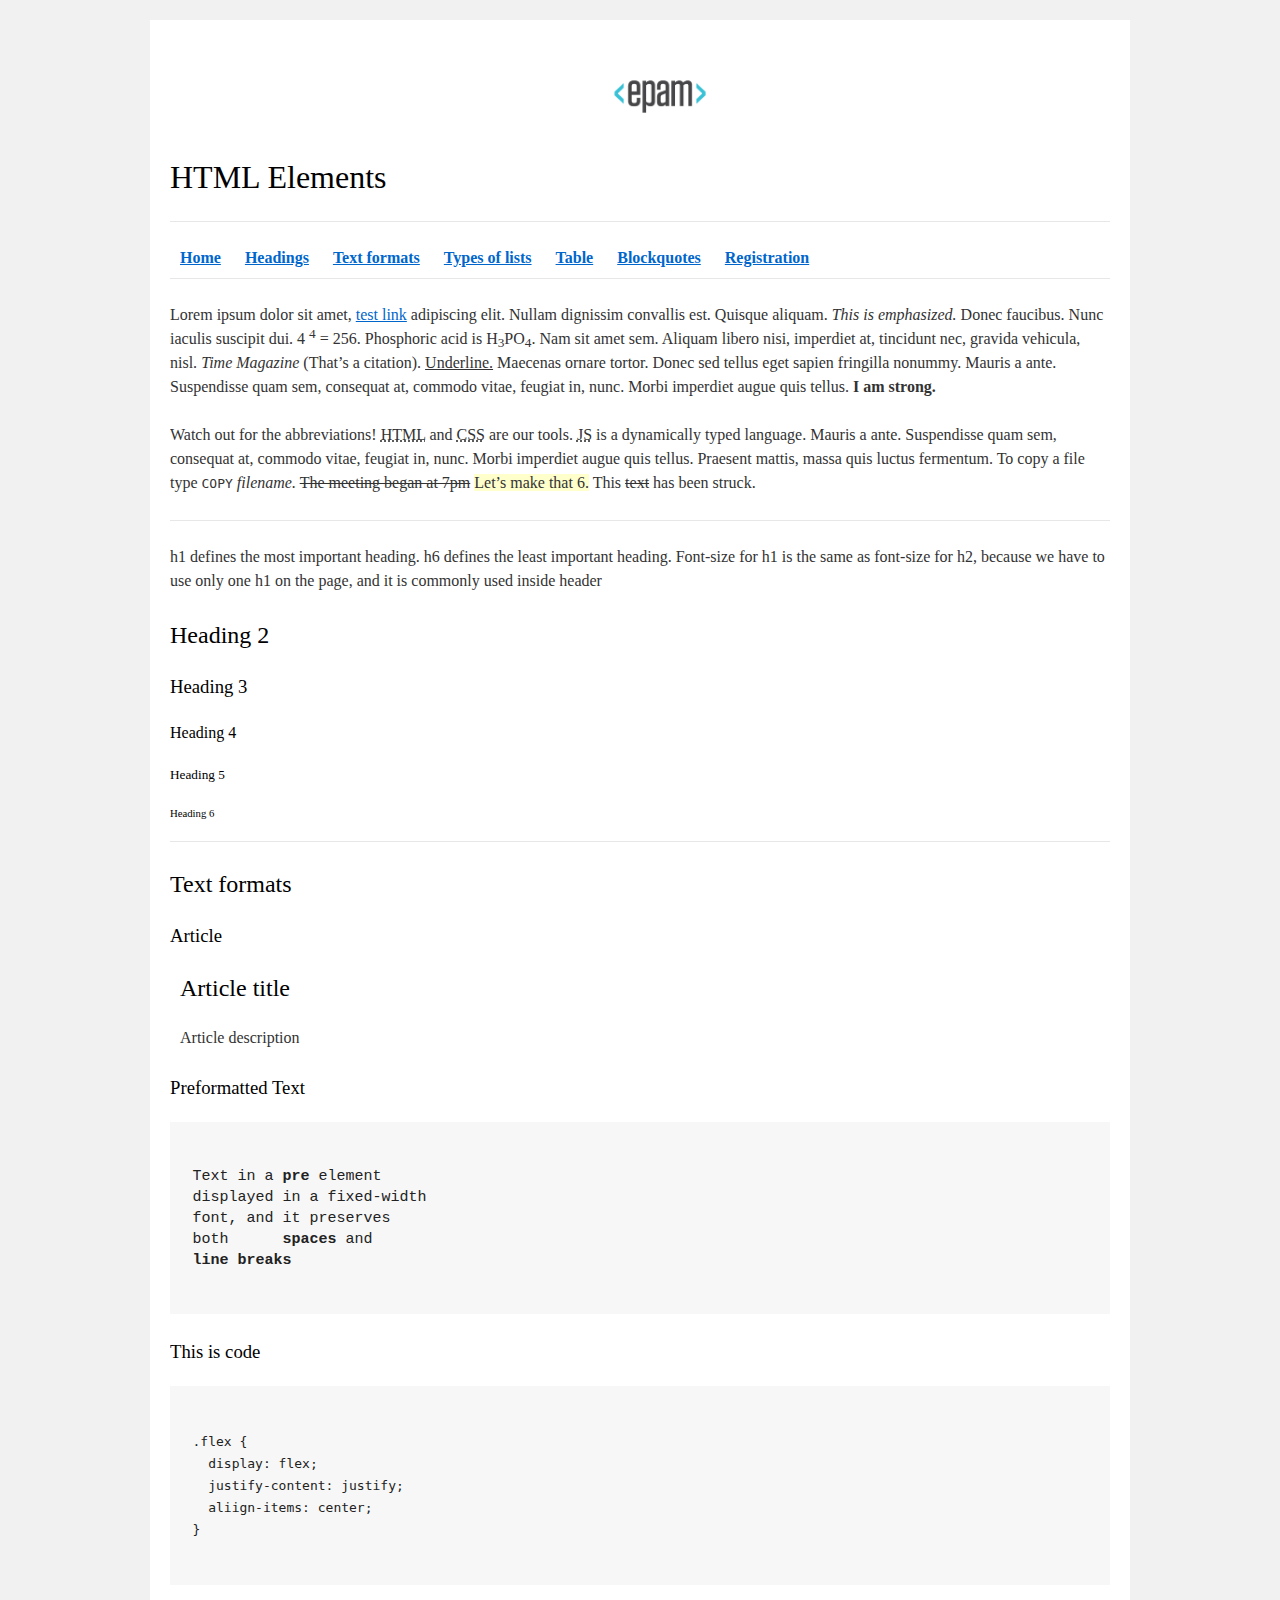
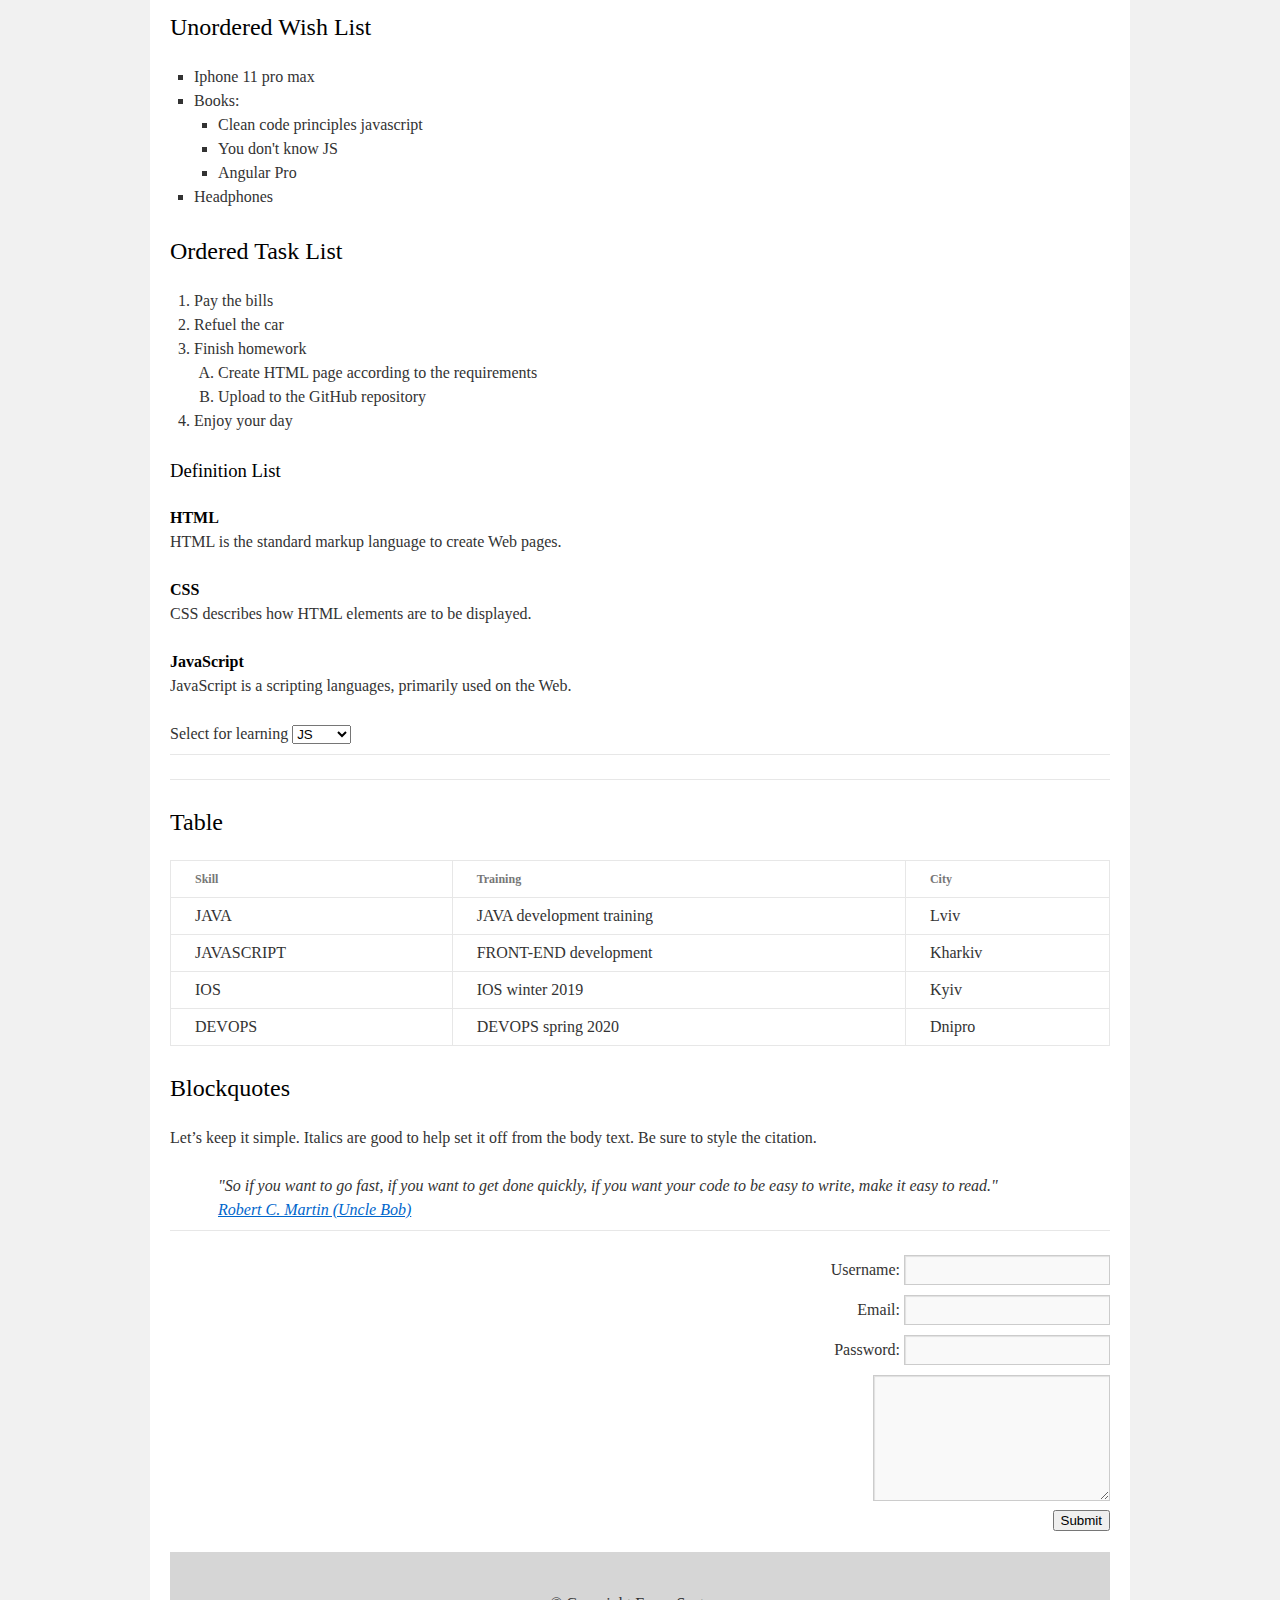
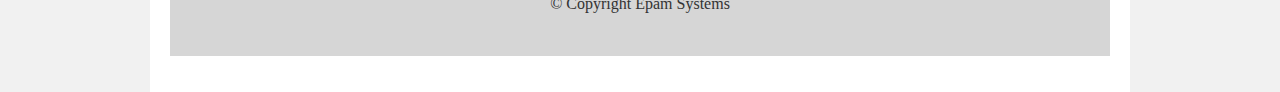
<file: FL12_HW1/homework/index.html>
<!DOCTYPE html>
<html lang="en">

<head>
  <meta charset="utf-8">
  <title>HTML Basics</title>
  <link rel="stylesheet" href="style.css">
</head>

<body>
  <div id="wrapper">
    <div id="main">
      <div id="container">
        <div id="content" role="main">
			<header id="home">
				<img src="logo.png" alt="epam logo"/>
				<h1>HTML Elements</h1>
				<hr>
				<nav>
					<a href="#home"><b>Home</b></a>
					<a href="#headings"><b>Headings</b></a>
					<a href="#formats"><b>Text formats</b></a>
					<a href="#lists"><b>Types of lists</b></a>
					<a href="#table"><b>Table</b></a>
					<a href="#blockquotes"><b>Blockquotes</b></a>
					<a href="#form"><b>Registration</b></a>
				</nav>
				<hr>
			</header>
			
			<div>
				<p>
					Lorem ipsum dolor sit amet,
					<a href="#">test link</a>
					adipiscing elit.
					Nullam dignissim convallis est. Quisque aliquam.
					<em>This is emphasized.</em>
					Donec faucibus. Nunc iaculis suscipit dui. 4
					<sup>4</sup> = 256.
					Phosphoric acid is H<sub>3</sub>PO<sub>4</sub>.
					Nam sit amet sem. Aliquam libero nisi, imperdiet at, tincidunt nec, gravida vehicula, nisl.
					<cite>Time Magazine</cite>
					(That’s a citation).
					<u>Underline.</u>
					Maecenas ornare tortor. Donec sed tellus eget sapien fringilla nonummy. Mauris a ante. Suspendisse quam sem, consequat at, commodo vitae, feugiat in, nunc. Morbi imperdiet augue quis tellus.
					<strong>I am strong.</strong>
				</p>
				<p>
					Watch out for the abbreviations!
					<abbr title="Hyper Text Markup Language">HTML</abbr>
					and
					<abbr title="Cascading Style Sheets">CSS</abbr>
					are our tools.
					<abbr title="JavaScript">JS</abbr>
					is a dynamically typed language.
					Mauris a ante. Suspendisse quam sem, consequat at, commodo vitae, feugiat in, nunc. Morbi imperdiet augue quis tellus. Praesent mattis, massa quis luctus fermentum. To copy a file type
					<code>COPY</code>
					<i>filename.</i>
					<del>The meeting began at 7pm</del>
					<ins>Let’s make that 6.</ins>
					This <s>text</s> has been struck.
				</p>
			</div>	
				
			<div id="headings">
				<hr>
				<p>
					h1 defines the most important heading. h6 defines the least important heading. Font-size for h1 is the same as font-size for h2, because we have to use only one h1 on the page, and it is commonly used inside header
				</p>
				<h2>Heading 2</h2>
				<h3>Heading 3</h3>
				<h4>Heading 4</h4>
				<h5>Heading 5</h5>
				<h6>Heading 6</h6>
				<hr>
			</div>
			
			<div id="formats">
				<h2>Text formats</h2>
				<h3>Article</h3>
				<article>
					<h2>Article title</h2>
					<p>Article description</p>
				</article>
				<h3>Preformatted Text</h3>
				<pre>
				
Text in a <strong>pre</strong> element
displayed in a fixed-width
font, and it preserves
both      <strong>spaces</strong> and
<strong>line breaks</strong>
				</pre>
				<h3>This is code</h3>
				<pre><code>
.flex {
  display: flex;
  justify-content: justify;
  aliign-items: center;
}
				</code></pre>
			</div>
			
			<div id="lists">
				<h2>Unordered Wish List</h2>
				<ul>
					<li>Iphone 11 pro max</li>
					<li>Books:
						<ul>
							<li>Clean code principles javascript</li>
							<li>You don't know JS</li>
							<li>Angular Pro</li>
						</ul>
					</li>
					<li>Headphones</li>
				</ul>
				<h2>Ordered Task List</h2>
				<ol>
					<li>Pay the bills</li>
					<li>Refuel the car</li>
					<li>Finish homework
						<ol>
							<li>Create HTML page according to the requirements</li>
							<li>Upload to the GitHub repository</li>
						</ol>
					</li>
					<li>Enjoy your day</li>
				</ol>
				<h3>Definition List</h3>
				<dl>
					<dt>HTML</dt>
						<dd>HTML is the standard markup language to create Web pages.</dd>
					<dt>CSS</dt>
						<dd>CSS describes how HTML elements are to be displayed.</dd>
					<dt>JavaScript</dt>
						<dd>JavaScript is a scripting languages, primarily used on the Web.</dd>
				</dl>
				<span>Select for learning</span>
				<select>
					<option value="JS">JS</option>
					<option value="HTML">HTML</option>
					<option value="CSS">CSS</option>
				</select>
				<hr>
			</div>
			
			<div id="table">
				<hr>
				<h2>Table</h2>
				<table>
					<thead>
						<tr>
							<th>Skill</th>
							<th>Training</th>
							<th>City</th>
						</tr>
					</thead>
					<tbody>
						<tr>
							<td>JAVA</td>
							<td>JAVA development training</td>
							<td>Lviv</td>
						</tr>
						<tr>
							<td>JAVASCRIPT</td>
							<td>FRONT-END development</td>
							<td>Kharkiv</td>
						</tr>
						<tr>
							<td>IOS</td>
							<td>IOS winter 2019</td>
							<td>Kyiv</td>
						</tr>
						<tr>
							<td>DEVOPS</td>
							<td>DEVOPS spring 2020</td>
							<td>Dnipro</td>
						</tr>
					</tbody>
				</table>
			</div>
			
			<div id="blockquotes">
				<h2>Blockquotes</h2>
				<p>Let’s keep it simple. Italics are good to help set it off from the body text. Be sure to style the citation.</p>
				<blockquote>
					"So if you want to go fast, if you want to get done quickly, if you want your code to be easy to write, make it easy to read."<br>
					<a href="#">Robert C. Martin (Uncle Bob)</a>
				</blockquote>
			</div>
			<div id="form">
				<hr>
				<form>
					<label for="username">Username:</label>
					<input type="text" id="username"><br>
					<label for="email">Email:</label>
					<input type="email" id="email"><br>
					<label for="password">Password:</label>
					<input type="password" id="password"><br>
					<textarea cols="24" rows="5"></textarea><br>
					<button type="submit">Submit</button>
				</form>
			</div>
			<footer>&copy; Copyright Epam Systems</footer>
        </div>
      </div>
    </div>
  </div>
</body>

</html>
</file>
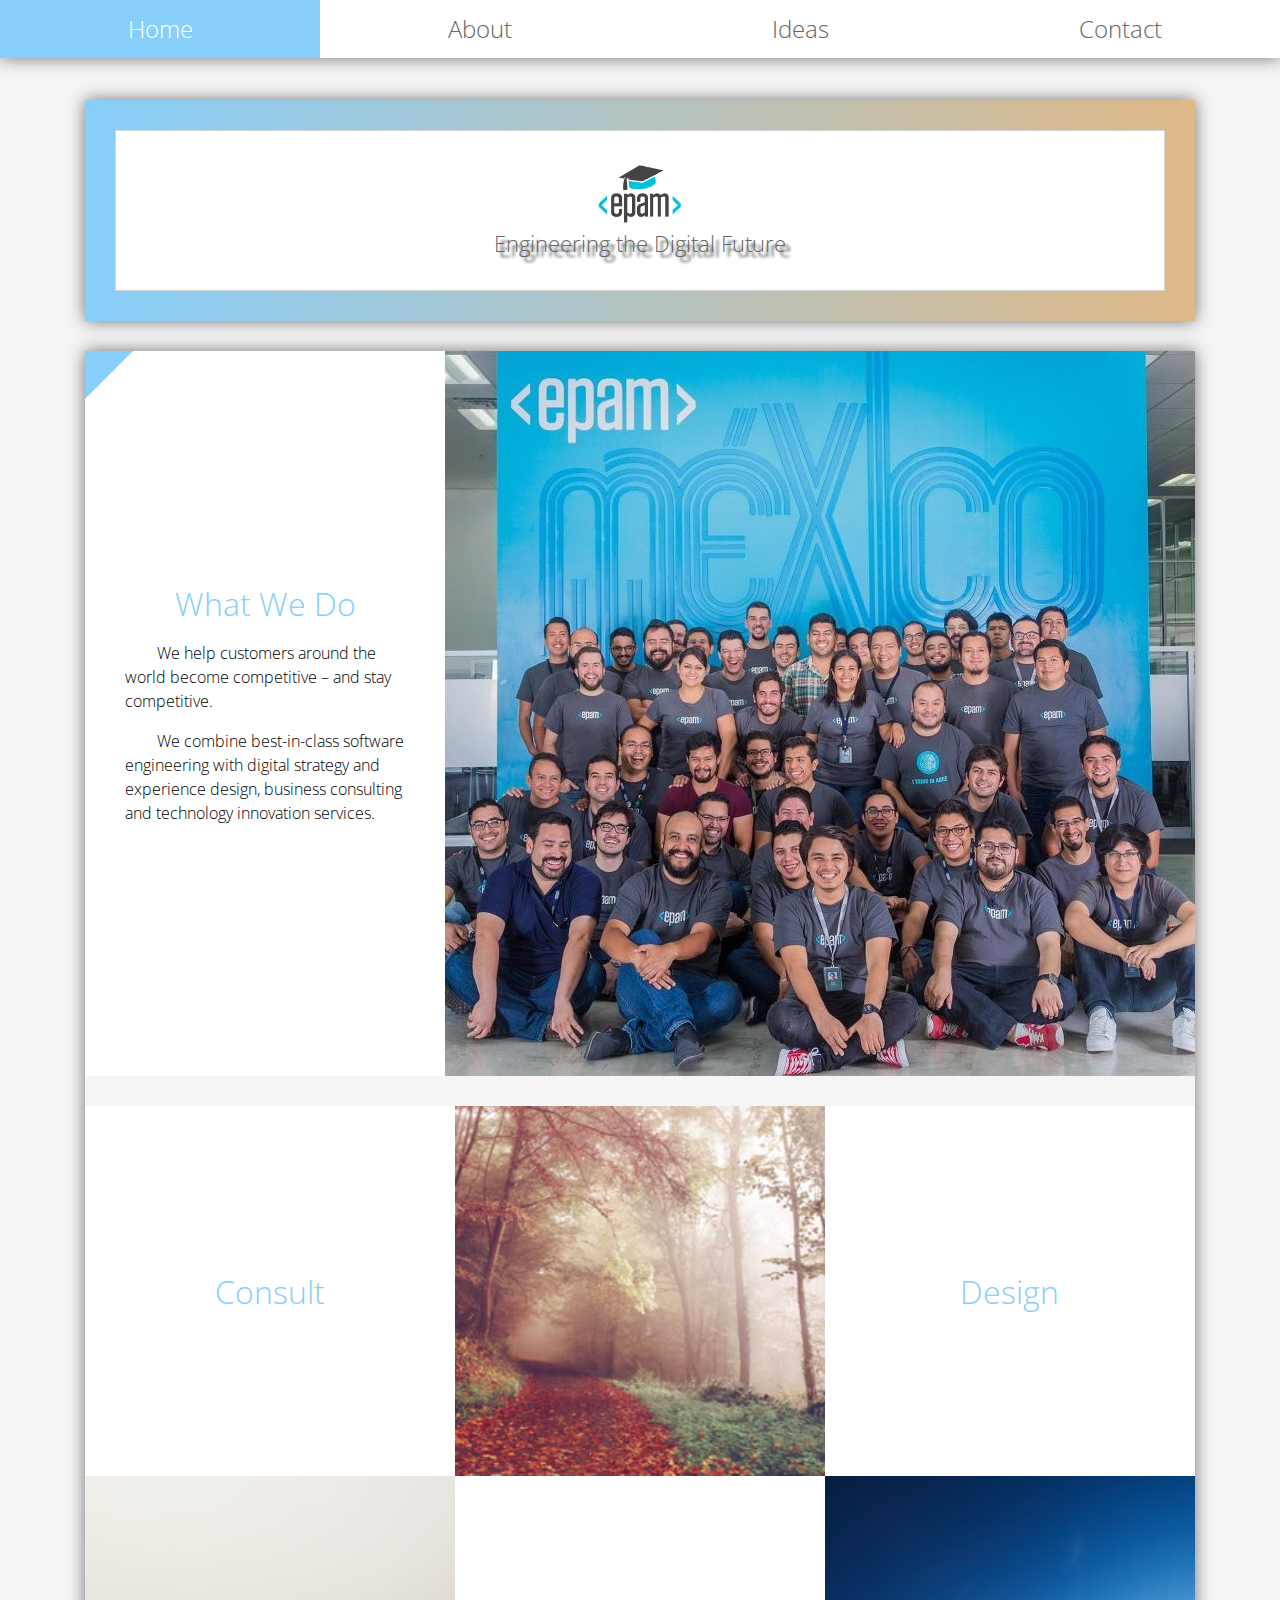
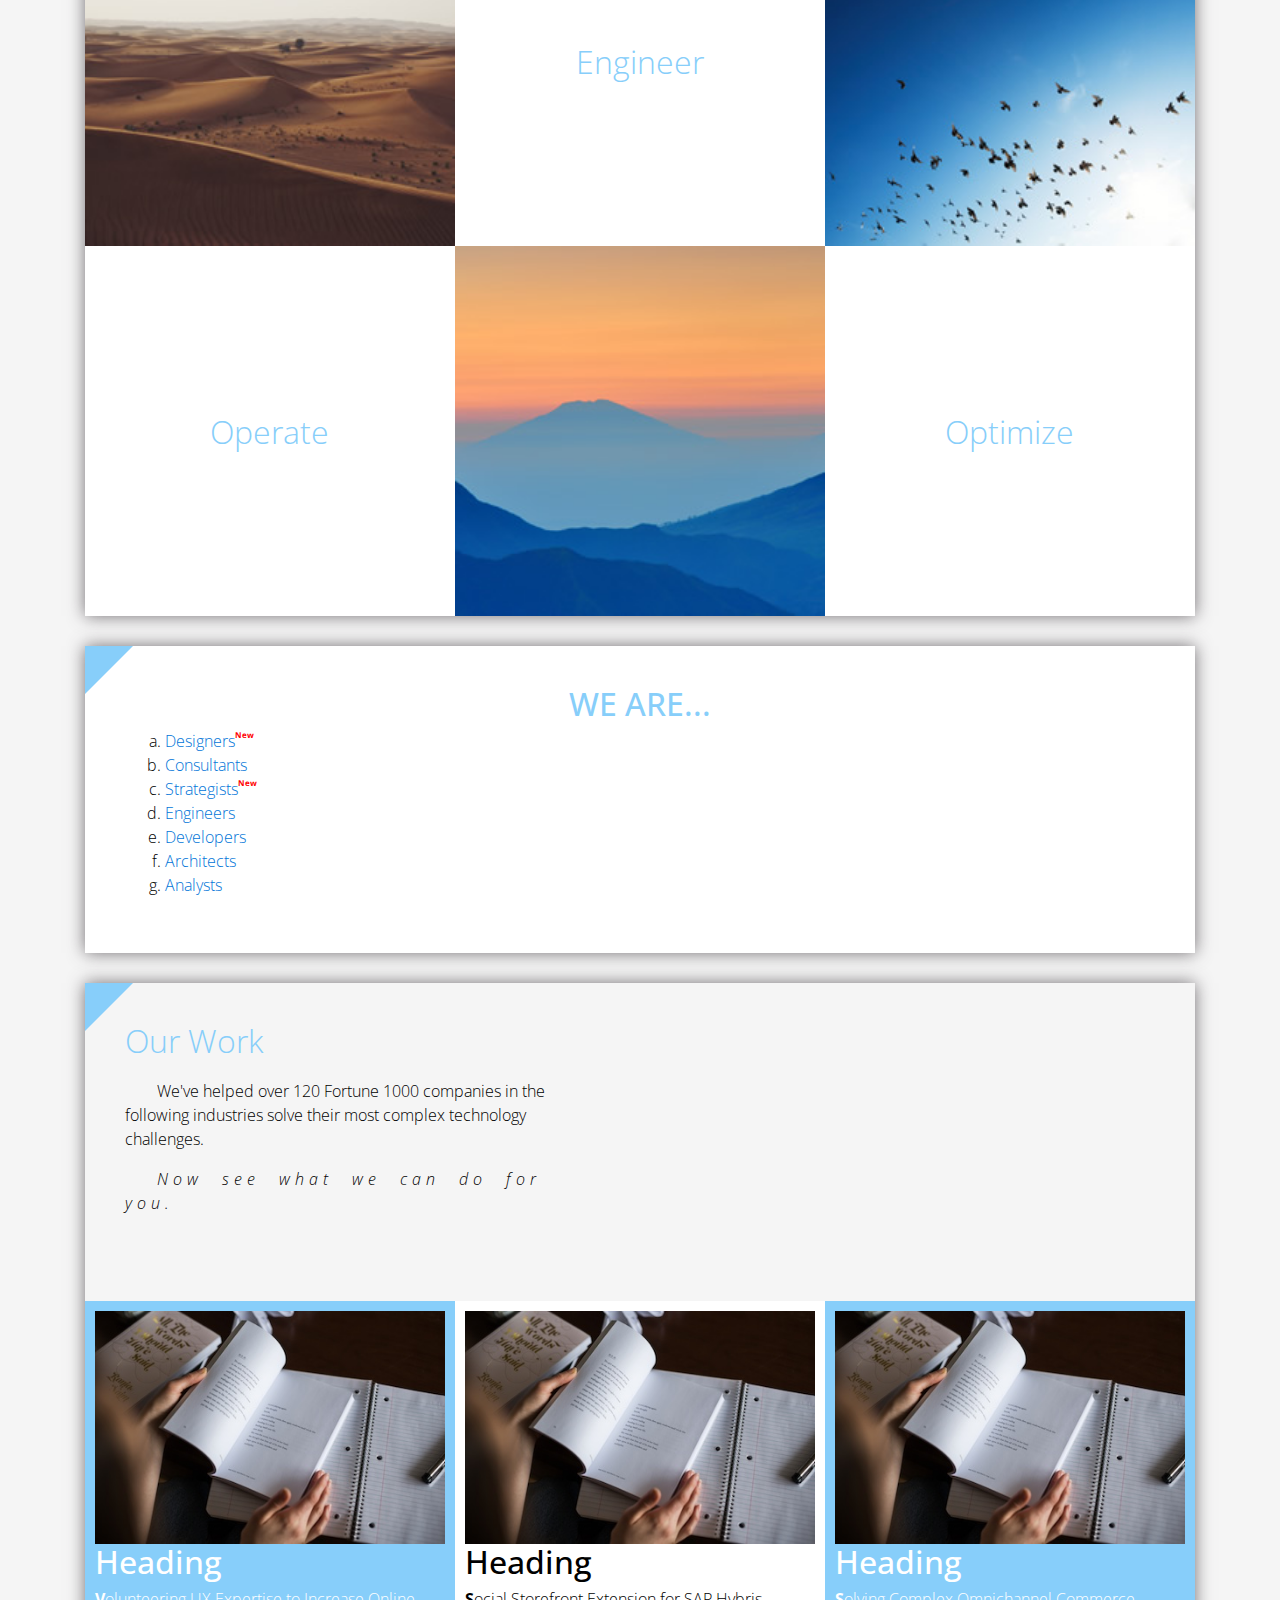
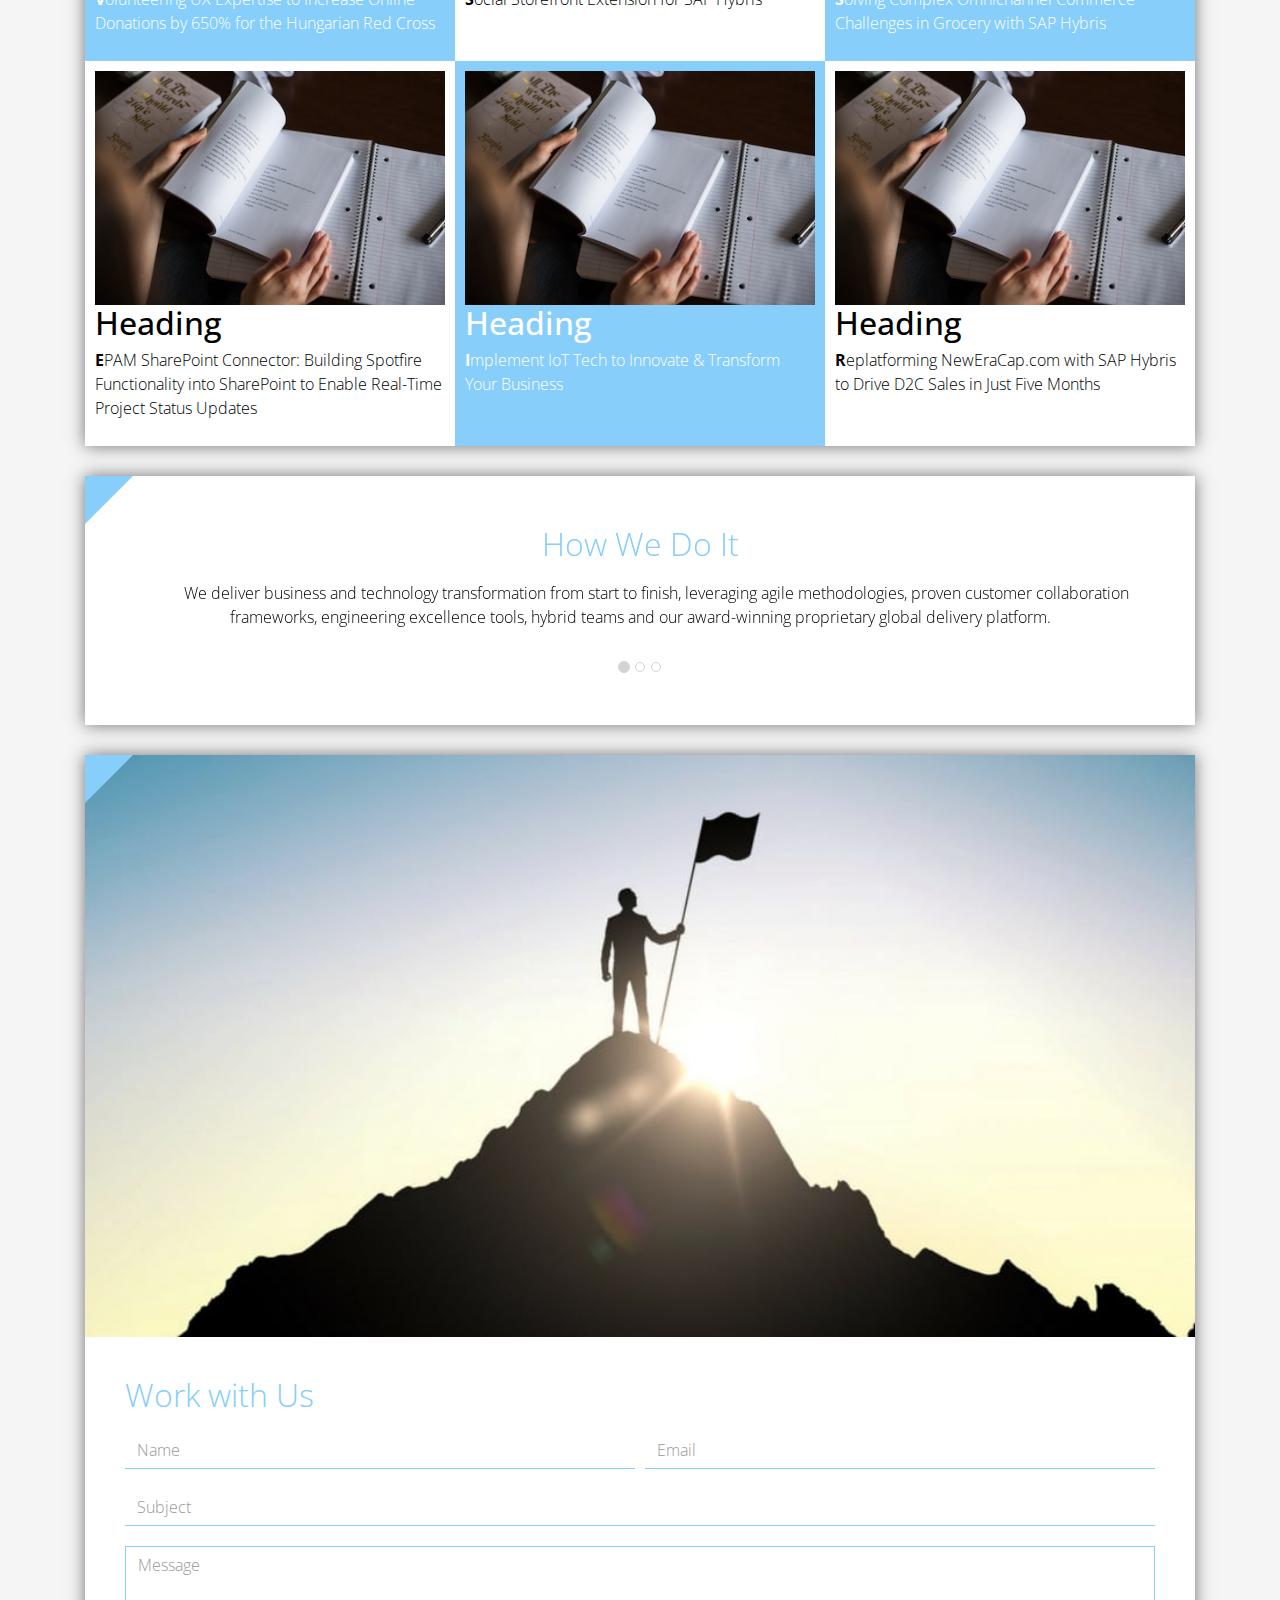
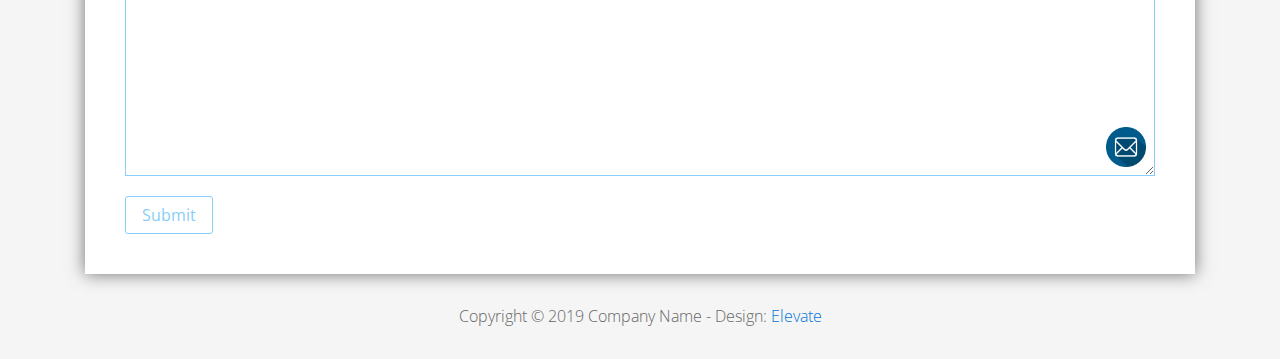
<file: FL12_HW2/homework/index.html>
<!DOCTYPE html>
<html lang="en">
<head>
  <meta charset="utf-8">
  <meta http-equiv="X-UA-Compatible" content="IE=edge">
  <meta name="viewport" content="width=device-width, initial-scale=1">

  <title>CSS Basics HW</title>



  <!-- load stylesheets -->
  <link rel="stylesheet" href="http://fonts.googleapis.com/css?family=Open+Sans:300,400">
  <!-- Google web font "Open Sans" -->
  <link rel="stylesheet" href="css/bootstrap.min.css">
  <!-- Bootstrap style -->
  <link rel="stylesheet" href="css/general.css">
  <link rel="stylesheet" href="css/style.css">
  <!-- Templatemo style -->
</head>

<body>
<div class="container">

  <div class="tm-sidebar">
    <nav class="tm-main-nav">
      <ul>
        <li class="tm-nav-item"><a href="#home" class="tm-nav-item-link">Home</a></li>
        <li class="tm-nav-item"><a href="#about" class="tm-nav-item-link">About</a></li>
        <li class="tm-nav-item"><a href="#ideas" class="tm-nav-item-link">Ideas</a></li>
        <li class="tm-nav-item"><a href="#contact" class="tm-nav-item-link">Contact</a></li>
      </ul>
    </nav>
  </div>

  <div class="tm-main-content">

    <div id="home" class="tm-content-box tm-content-header margin-b-10">
      <div class="tm-banner">
        <div class="tm-banner-inner">
          <img src="img/epam_logo.png" width="100" alt="">
          <p class="tm-banner-text">Engineering the Digital Future</p>
        </div>
      </div>
    </div>

    <section>
      <div class="tm-content-box flex-2-col">

        <div class="padding-medium flex-item tm-team-description-container flex-item">
          <h2 class="tm-section-title">What We Do</h2>
          <p class="tm-section-description">We help customers around the world become competitive – and stay competitive.</p>
          <p class="tm-section-description"> We combine best-in-class software engineering with digital strategy and experience design, business consulting and technology innovation services.</p>
        </div>
        <div class="flex-item tm-team-img">
          <img src="img/epam-mexico.jpg" alt="epam-mexico">
        </div>

      </div>

      <div id="about" class="tm-content-box">

        <ul class="boxes gallery-container">
          <li class="box box-bg">
            <h2 class="tm-section-title tm-section-title-box tm-box-bg-title">Consult</h2>
          </li>
          <li class="box">
            <a href="img/idea-large-01.jpg">
              <img src="img/idea-01.jpg" alt="Image" class="img-fluid thumbnail box-img">
            </a>
          </li>
          <li class="box box-bg">
            <h2 class="tm-section-title tm-section-title-box tm-box-bg-title">Design</h2>
          </li>
          <li class="box">
            <a href="img/idea-large-02.jpg">
              <img src="img/idea-02.jpg" alt="Image" class="img-fluid thumbnail box-img">
            </a>
          </li>
          <li class="box box-bg">
            <h2 class="tm-section-title tm-section-title-box tm-box-bg-title">Engineer</h2>
          </li>
          <li class="box">
            <a href="img/idea-large-03.jpg">
              <img src="img/idea-03.jpg" alt="Image" class="img-fluid thumbnail box-img">
            </a>
          </li>
          <li class="box box-bg">
            <h2 class="tm-section-title tm-section-title-box tm-box-bg-title">Operate</h2>
          </li>
          <li class="box">
            <a href="img/idea-large-04.jpg">
              <img src="img/idea-04.jpg" alt="Image" class="img-fluid thumbnail box-img">
            </a>
          </li>
          <li class="box box-bg">
            <h2 class="tm-section-title tm-section-title-box tm-box-bg-title">Optimize</h2>
          </li>
        </ul>

      </div>

    </section>

    <!-- slider -->
    <section class="heading tm-content-box">
      <div class="padding-medium">
        <h2> WE ARE...</h2>
        <ol>
          <li><a href="index.html" class="text">Designers</a></li>
          <li><a href="index.html">Consultants</a></li>
          <li><a href="#" class="text">Strategists</a></li>
          <li><a href="#">Engineers</a></li>
          <li><a href="#">Developers</a></li>
          <li><a href="#">Architects</a></li>
          <li><a href="#">Analysts</a></li>
        </ol>
      </div>
    </section>

    <section class="blocks">
      <div class="padding-medium flex-item tm-team-description-container">
        <h2 class="tm-section-title">Our Work</h2>
        <p class="tm-section-description">We've helped over 120 Fortune 1000 companies in the following industries solve their most complex technology challenges. </p>
        <p class="tm-section-description"> Now see what we can do for you.</p>
      </div>
      <div class="tm-content-box flex-2-col">
      </div>
      <div  class="tm-content-box">
        <ul class="boxes gallery-container">
          <li class="box box-work">
            <img src="img/study.jpeg" alt="Image" class="img-fluid">
            <div>
              <h2>Heading</h2>
              <p>Volunteering UX Expertise to Increase Online Donations by 650% for the Hungarian Red Cross</p>
            </div>
          </li>
          <li class="box box-work">
            <img src="img/study.jpeg" alt="Image" class="img-fluid">
            <div>
              <h2>Heading</h2>
              <p>Social Storefront Extension for SAP Hybris</p>
            </div>
          </li>
          <li class="box box-work">
            <img src="img/study.jpeg" alt="Image" class="img-fluid">
            <div>
              <h2>Heading</h2>
              <p>Solving Complex Omnichannel Commerce Challenges in Grocery with SAP Hybris</p>
            </div>
          </li>
          <li class="box box-work">
            <img src="img/study.jpeg" alt="Image" class="img-fluid">
            <div>
              <h2>Heading</h2>
              <p>EPAM SharePoint Connector: Building Spotfire Functionality into SharePoint to Enable Real-Time Project Status Updates</p>
            </div>
          </li>
          <li class="box box-work">
            <img src="img/study.jpeg" alt="Image" class="img-fluid">
            <div>
              <h2>Heading</h2>
              <p>Implement IoT Tech to Innovate &amp; Transform Your Business</p>
            </div>
          </li>
          <li class="box box-work">
            <img src="img/study.jpeg" alt="Image" class="img-fluid">
            <div>
              <h2>Heading</h2>
              <p>Replatforming NewEraCap.com with SAP Hybris to Drive D2C Sales in Just Five Months</p>
            </div>
          </li>
        </ul>

      </div>
    </section>

    <section id="ideas">
      <div id="tmCarousel" class="carousel slide tm-content-box" data-ride="carousel">

        <ol class="carousel-indicators">
          <li data-target="#tmCarousel" data-slide-to="0" class="active"></li>
          <li data-target="#tmCarousel" data-slide-to="1" class=""></li>
          <li data-target="#tmCarousel" data-slide-to="2" class=""></li>
        </ol>

        <div class="carousel-inner" role="listbox">

          <div class="carousel-item active">
            <div class="carousel-content">
              <div class="flex-item">
                <h2 class="tm-section-title">How We Do It</h2>
                <p class="tm-section-description carousel-description">We deliver business and technology transformation from start to finish, leveraging agile methodologies, proven customer collaboration frameworks, engineering excellence tools, hybrid teams and our award-winning proprietary global delivery platform.</p>
              </div>
            </div>
          </div>

          <div class="carousel-item">
            <div class="carousel-content">
              <div class="flex-item">
                <h2 class="tm-section-title">Our Clients</h2>
                <p class="tm-section-description carousel-description">Lorem ipsum dolor sit amet,
                  consectetur adipiscing elit. Quisque vel nisi pharetra nibh varius pharetra ac
                  sagittis nisi. Etiam pharetra vestibulum hendrerit. Pellentesque interdum metus
                  sed massa rutrum.</p>
              </div>
            </div>
          </div>

          <div class="carousel-item">
            <div class="carousel-content">
              <div class="flex-item">
                <h2 class="tm-section-title">Our Projects</h2>
                <p class="tm-section-description carousel-description">Donec ex libero, fringilla
                  vitae purus sit amet, rhoncus pharetra lorem. Pellentesque id sem id lacus
                  ultricies vehicula. Aliquam rutrum mi non. Pellentesque interdum metus sed massa
                  rutrum.</p>
              </div>
            </div>
          </div>

        </div>

      </div>
    </section>

    <section class="tm-content-box">
      <img src="img/contact-us.jpg" alt="Contact image" class="img-fluid img-contact-us">

      <div id="contact" class="padding-medium">
        <h2 class="tm-section-title">Work with Us</h2>
        <form action="#contact" method="get" class="contact-form">

          <div class="form-group col-xs-12 col-sm-12 col-md-6 col-lg-6 form-group-2-col-left">
            <input type="text" id="contact_name" name="contact_name" class="form-control"
                   placeholder="Name" required/>
          </div>
          <div class="form-group col-xs-12 col-sm-12 col-md-6 col-lg-6 form-group-2-col-right mandatory-field">
            <input type="email" id="contact_email" name="contact_email" class="form-control"
                   placeholder="Email" required/>
          </div>
          <div class="form-group">
            <input type="text" id="contact_subject" name="contact_subject" class="form-control"
                   placeholder="Subject" required/>
          </div>
          <div class="form-group">
            <textarea id="contact_message" name="contact_message" class="form-control" rows="9"
                      placeholder="Message" required></textarea>
          </div>

          <button type="submit" class="btn btn-primary submit-btn">Submit</button>

        </form>
      </div>
    </section>

    <footer class="tm-footer">
      <p class="text-xs-center">Copyright &copy; 2019 Company Name

        - Design: <a rel="nofollow" href="http://www.templatemo.com/tm-481-elevate"
                     target="_parent">Elevate</a></p>
    </footer>

  </div>

</div>

</body>
</html>
</file>
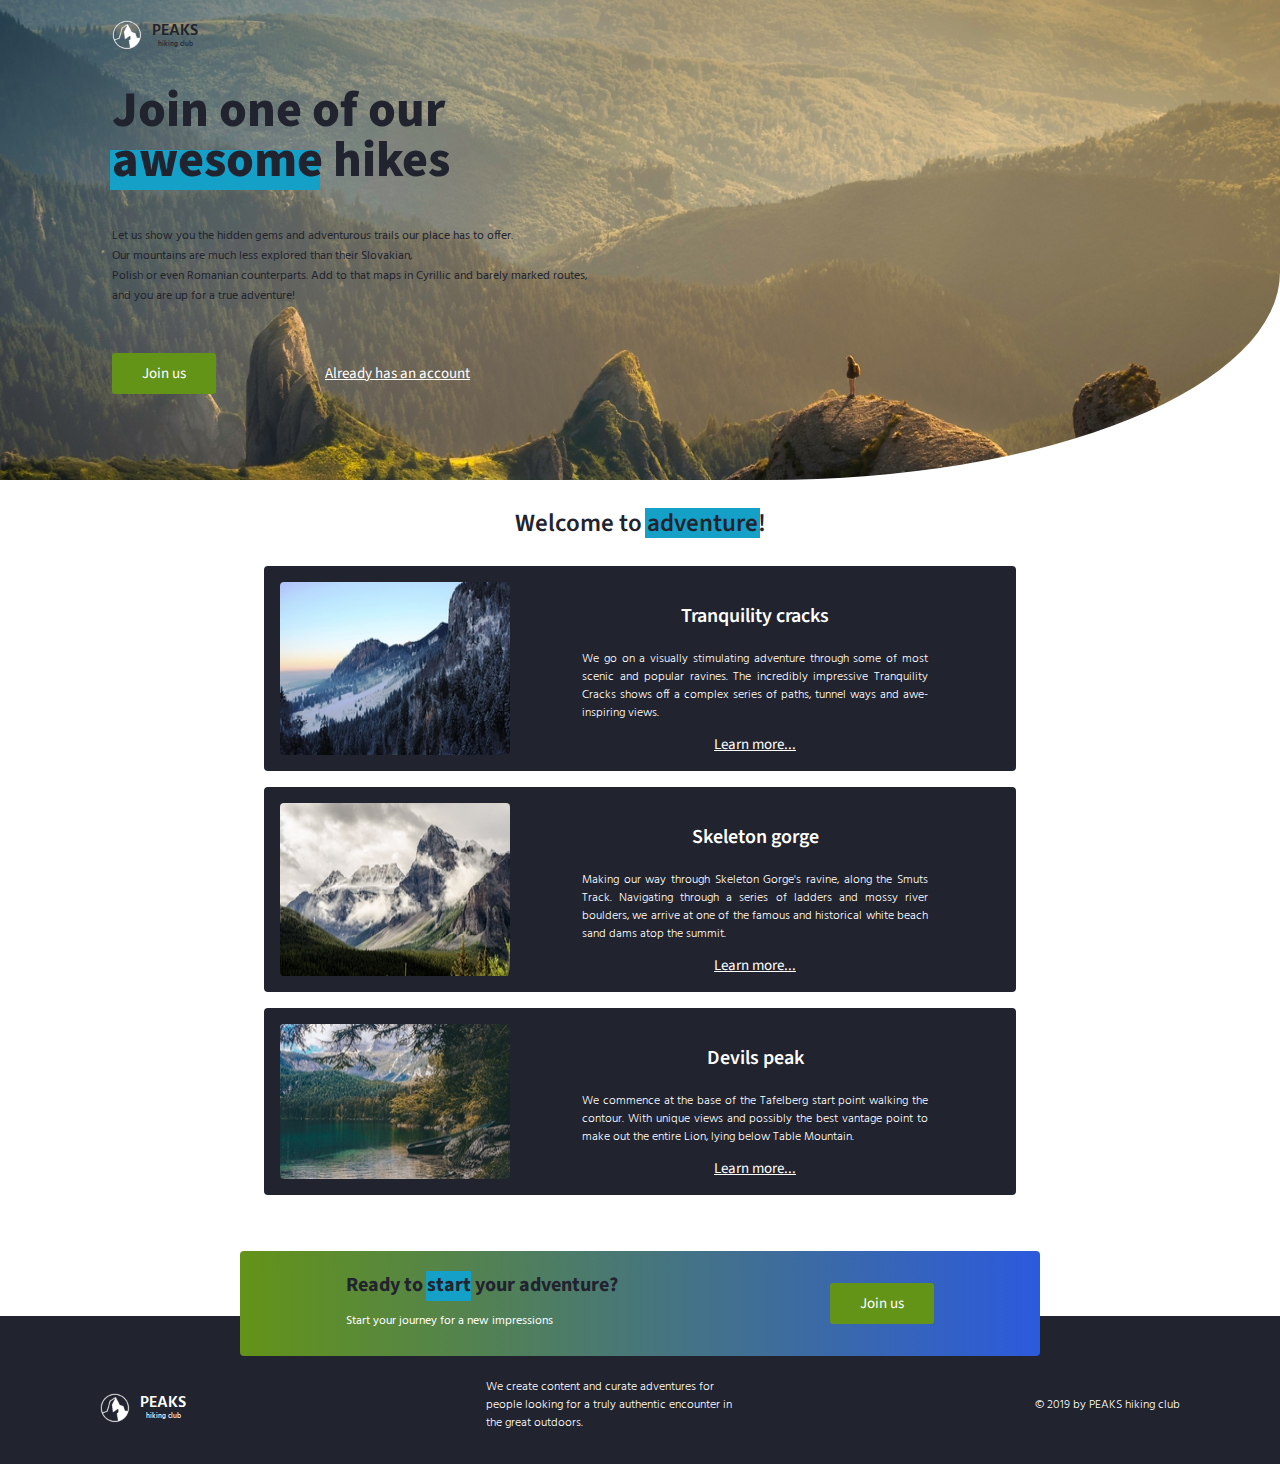
<file: FL12_HW3/homework/index.html>
<!DOCTYPE html>
<html lang="en">

<head>
    <meta charset="UTF-8">
    <meta name="viewport" content="width=device-width, initial-scale=1.0">
    <meta http-equiv="X-UA-Compatible" content="ie=edge">
    <link href="https://fonts.googleapis.com/css?family=Hind:400,600%7CSource+Sans+Pro:400,600,700%7CFresca"
          rel="stylesheet"/>

    <!-- Styles should be switched here: -->

    <link rel="stylesheet" type="text/css" href="css/style1.css">
    <!--     <link rel="stylesheet" type="text/css" href="css/style2.css">-->

    <title>PEAKS hiking club</title>
</head>

<body>
<header class="header">
    <div class="header-wrap">
        <div class="landing-logo">
            <img src="img/m-logo.png" alt="logo"/>
            <p>PEAKS<span>hiking club</span></p>
        </div>
        <p class="header_heading">
            Join one of our awesome hikes
        </p>
        <p class="header_text">
            Let us show you the hidden gems and adventurous trails our place has to offer.
            Our mountains are much less explored than their Slovakian,
            Polish or even Romanian counterparts. Add to that maps in Cyrillic and barely marked routes,
            and you are up for a true adventure!
        </p>
        <div>
            <button class="header_button">Join us</button>
            <a href="#" class="login">Already has an account</a>
        </div>
    </div>
</header>
<main class="section">
    <p class="section_text">
        Welcome to adventure!
    </p>
    <div class="section_card_wrap">
        <div class="section_card">
            <img class="section_card_img"
                 src="img/m-1.jpg"
                 alt="experts"/>
            <div class="section_card_right_container">
                <p class="section_card_heading">
                    Tranquility cracks
                </p>
                <p class="section_card_text">
                    We go on a visually stimulating adventure through some of most scenic and popular ravines.
                    The incredibly impressive Tranquility Cracks shows off a complex series of paths, tunnel ways and
                    awe-inspiring views.
                </p>
                <a href="#" class="section_link">Learn more...</a>
            </div>
        </div>
        <div class="section_card">
            <img class="section_card_img"
                 src="img/m-2.jpg"
                 alt="content formats"/>
            <div class="section_card_right_container">
                <p class="section_card_heading">
                    Skeleton gorge
                </p>
                <p class="section_card_text">
                    Making our way through Skeleton Gorge's ravine, along the Smuts Track.
                    Navigating through a series of ladders and mossy river boulders, we arrive at one of the famous and
                    historical white beach sand dams atop the summit.
                </p>
                <a href="#" class="section_link">Learn more...</a>
            </div>
        </div>
        <div class="section_card">
            <img class="section_card_img"
                 src="img/m-3.jpg"
                 alt="certificate"/>
            <div class="section_card_right_container">
                <p class="section_card_heading">
                    Devils peak
                </p>
                <p class="section_card_text">
                    We commence at the base of the Tafelberg start point walking the contour.
                    With unique views and possibly the best vantage point to make out the entire Lion, lying below Table
                    Mountain.
                </p>
                <a href="#" class="section_link">Learn more...</a>
            </div>
        </div>
    </div>
    <div class="section_banner">
        <div class="section_banner_text_wrap">
            <p class="section_banner_heading">
                Ready to start your adventure?
            </p>
            <p class="section_banner_text">
                Start your journey for a new impressions
            </p>
        </div>
        <button class="section_banner_button">Join us</button>
    </div>
</main>
<footer class="footer">
    <div class="footer-wrap">
        <div class="footer_logo landing-logo">
            <img src="img/m-logo.png" alt="logo"/>
            <p>PEAKS<span>hiking club</span></p>
        </div>
        <p class="footer_text">
            We create content and curate adventures for people looking for a truly authentic encounter in the great
            outdoors.
        </p>
        <span class="footer-cr">
          &copy; 2019 by PEAKS hiking club
        </span>
    </div>
</footer>
</body>

</html>
</file>
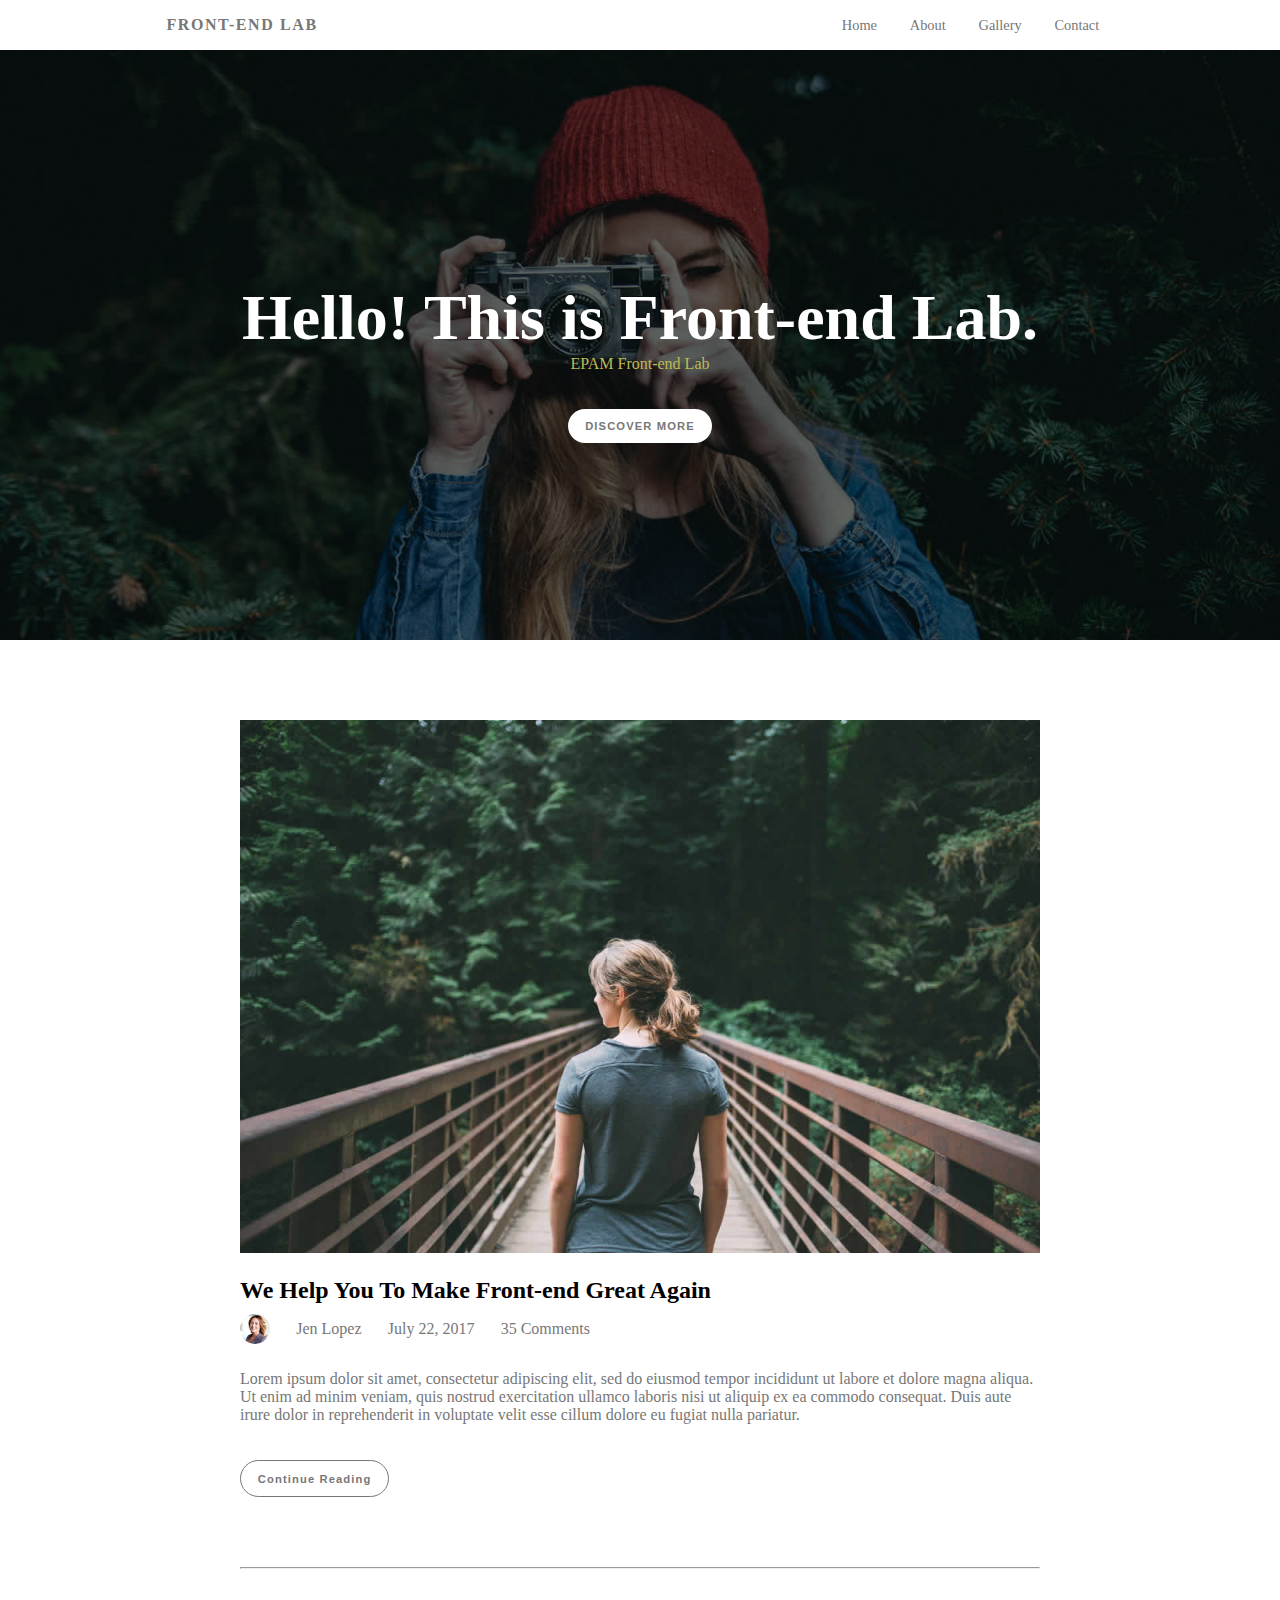
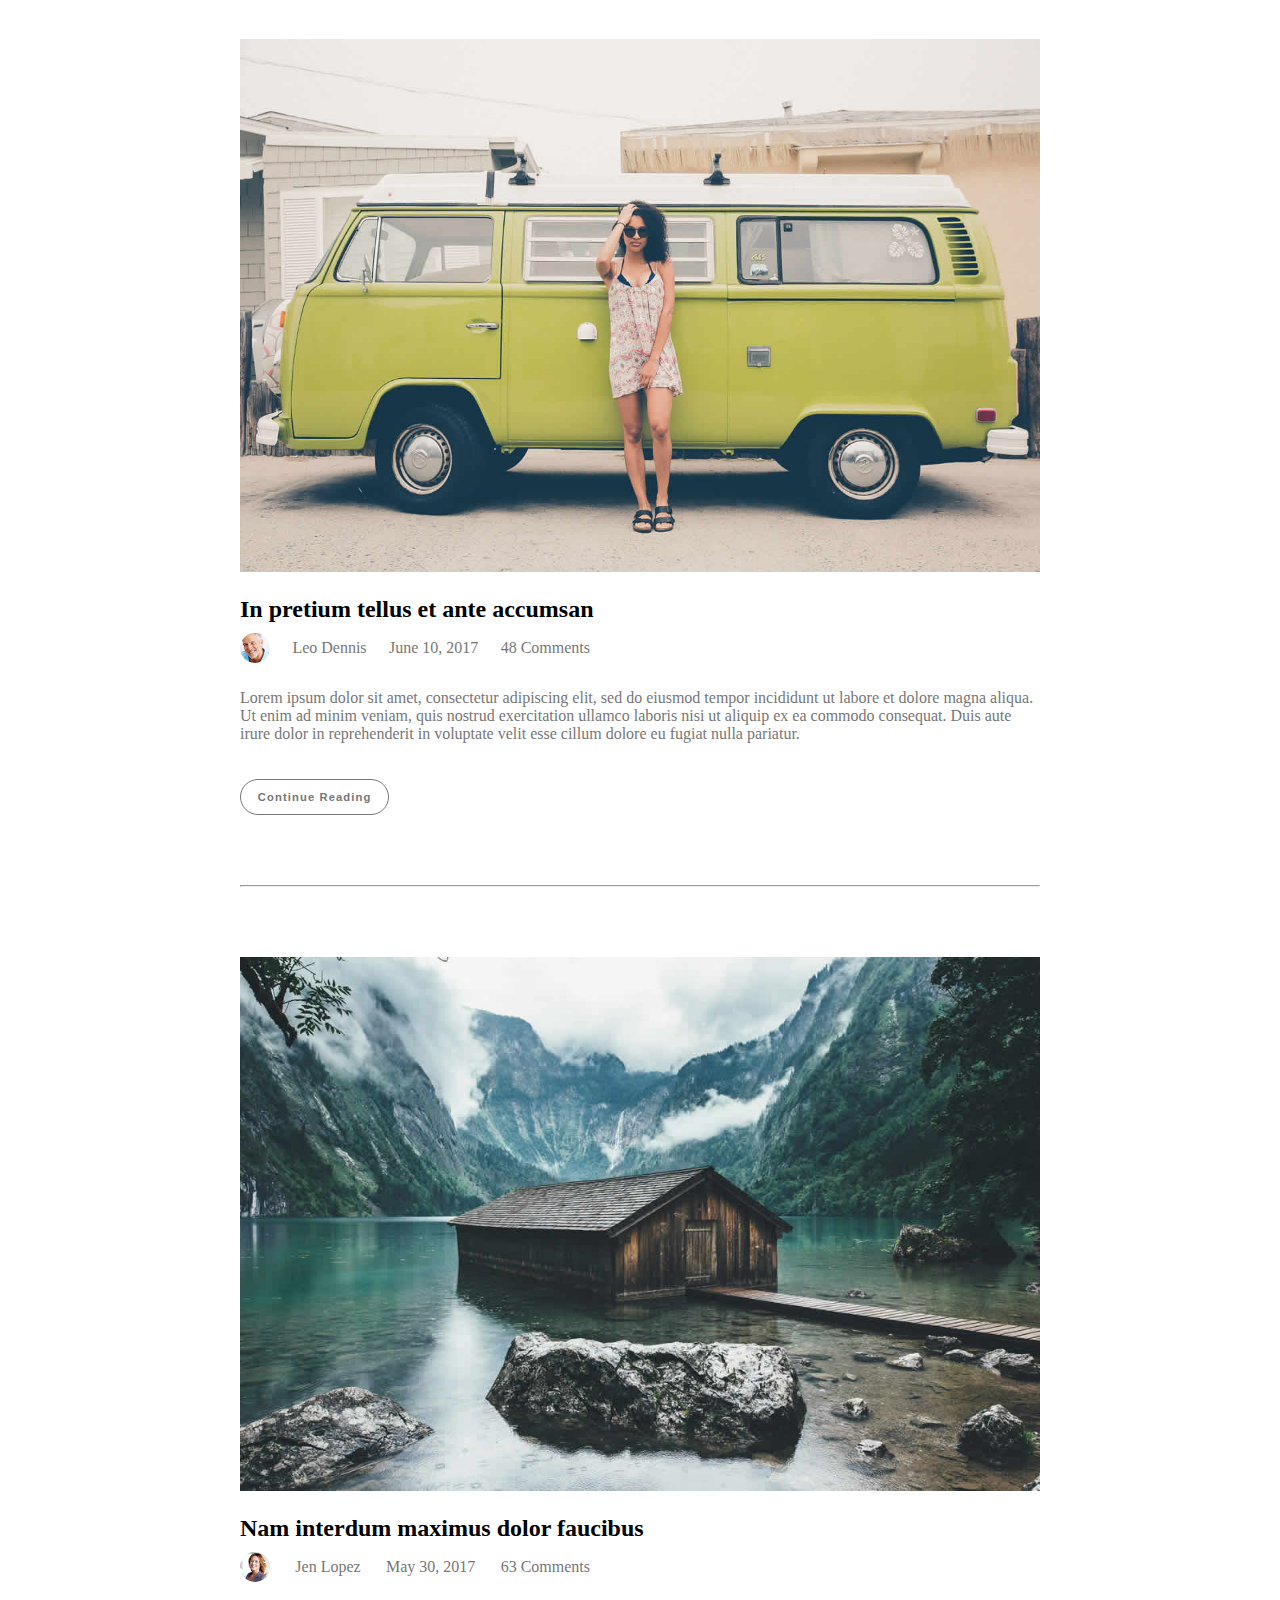
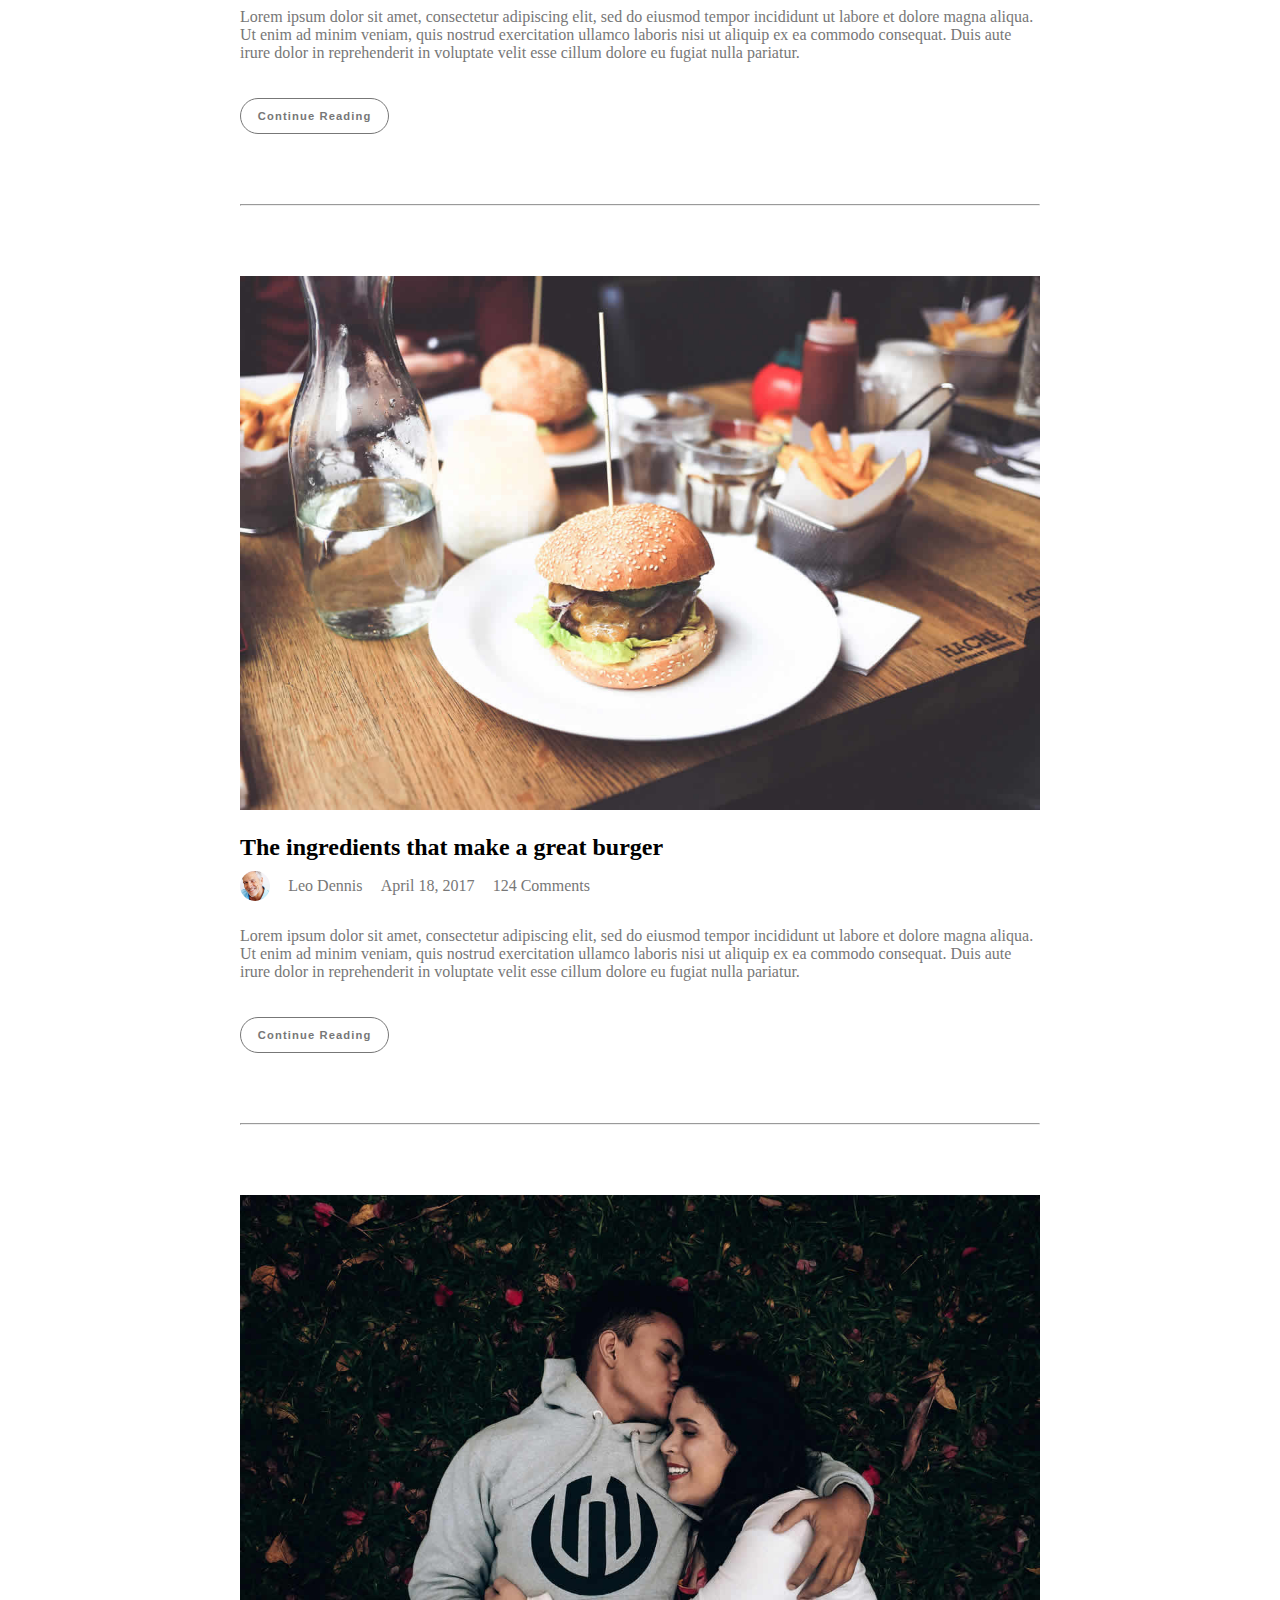
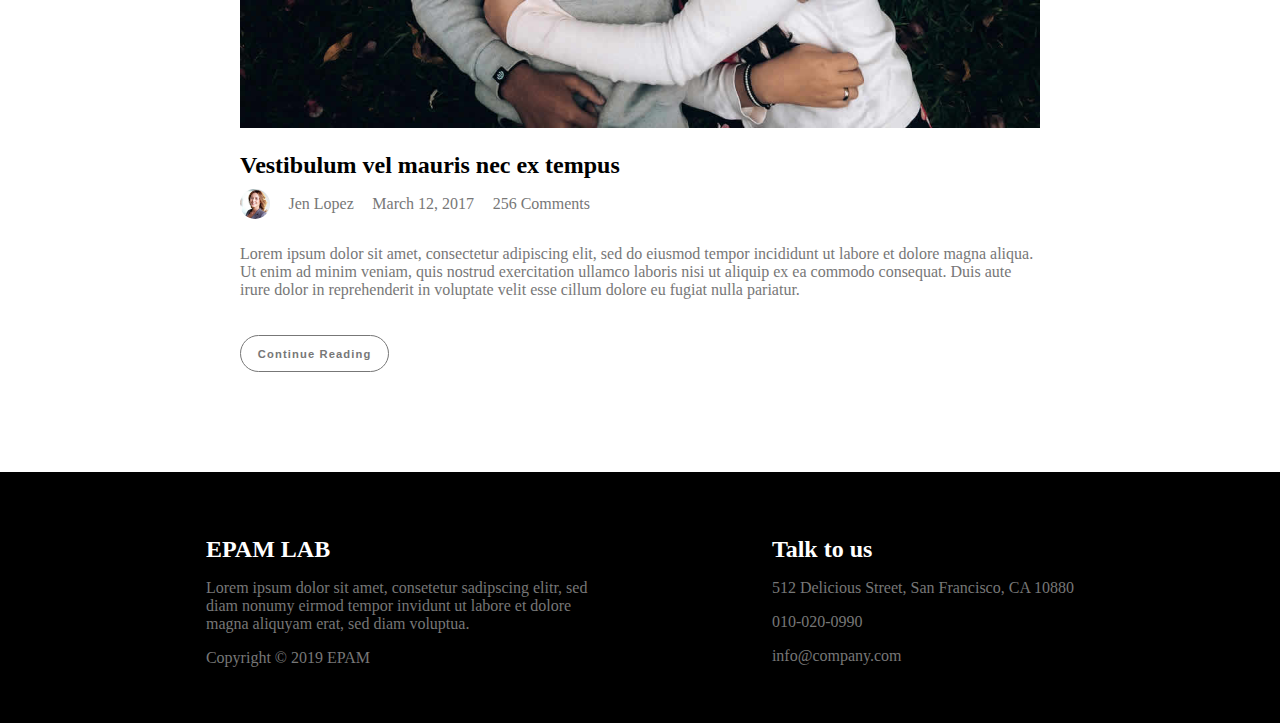
<file: FL12_HW4/homework/index.html>
<!DOCTYPE html>
<html lang="zxx">
<head>
	<meta charset="utf-8">
	<meta name="viewport" content="width=device-width, initial-scale=1">
	<link rel="stylesheet" href="css/style.css">
	<title>Front-end Lab</title>
</head>
<body>
	<header class="header">
		<div class="sidebar">
			<p class="sidebar_heading">
				Front-end Lab
			</p>
			<nav class="nav">
				<a href="#" class="nav_item">Home</a>
				<a href="#" class="nav_item">About</a>
				<a href="#" class="nav_item">Gallery</a>
				<a href="#" class="nav_item">Contact</a>
			</nav>
		</div>
		<div class="header_content">
			<p class="header_heading">
				Hello! This is Front-end Lab.
			</p>
			<p class="header_text">
				EPAM Front-end Lab
			</p>
			<button class="header_button">Discover More</button>
		</div>
	</header>
	
	<main class="section">
		<div class="section_card_wrap">
		
			<div class="section_card">
				<img class="section_card_img"
					 src="img/blog-image1.jpg"
					 alt="Image"/>
				<div class="section_card_description">
					<p class="section_card_heading">
						We Help You To Make Front-end Great Again
					</p>
					<div class="section_card_info">
						<img class="author_img"
							src="img/author-image1.jpg"
							alt="Photo"/>
						<p class="section_card_user">Jen Lopez</p>
						<p class="section_card_time">July 22, 2017</p>
						<p class="section_card_comments">35 Comments</p>
					</div>
					<p class="section_card_text">
						Lorem ipsum dolor sit amet, consectetur adipiscing elit, sed do eiusmod tempor incididunt ut labore et dolore magna aliqua. Ut enim ad minim veniam, quis nostrud exercitation ullamco laboris nisi ut aliquip ex ea commodo consequat. Duis aute irure dolor in reprehenderit in voluptate velit esse cillum dolore eu fugiat nulla pariatur.
					</p>
					<button class="section_button">Continue Reading</button>
				</div>
			</div>
			
			<hr>
			
			<div class="section_card">
				<img class="section_card_img"
					 src="img/blog-image2.jpg"
					 alt="Image"/>
				<div class="section_card_description">
					<p class="section_card_heading">
						In pretium tellus et ante accumsan
					</p>
					<div class="section_card_info">
						<img class="author_img"
							src="img/author-image2.jpg"
							alt="Photo"/>
						<p class="section_card_user">Leo Dennis</p>
						<p class="section_card_time">June 10, 2017</p>
						<p class="section_card_comments">48 Comments</p>
					</div>
					<p class="section_card_text">
						Lorem ipsum dolor sit amet, consectetur adipiscing elit, sed do eiusmod tempor incididunt ut labore et dolore magna aliqua. Ut enim ad minim veniam, quis nostrud exercitation ullamco laboris nisi ut aliquip ex ea commodo consequat. Duis aute irure dolor in reprehenderit in voluptate velit esse cillum dolore eu fugiat nulla pariatur.
					</p>
					<button class="section_button">Continue Reading</button>
				</div>
			</div>
			
			<hr>
			
			<div class="section_card">
				<img class="section_card_img"
					 src="img/blog-image3.jpg"
					 alt="Image"/>
				<div class="section_card_description">
					<p class="section_card_heading">
						Nam interdum maximus dolor faucibus
					</p>
					<div class="section_card_info">
						<img class="author_img"
							src="img/author-image1.jpg"
							alt="Photo"/>
						<p class="section_card_user">Jen Lopez</p>
						<p class="section_card_time">May 30, 2017</p>
						<p class="section_card_comments">63 Comments</p>
					</div>
					<p class="section_card_text">
						Lorem ipsum dolor sit amet, consectetur adipiscing elit, sed do eiusmod tempor incididunt ut labore et dolore magna aliqua. Ut enim ad minim veniam, quis nostrud exercitation ullamco laboris nisi ut aliquip ex ea commodo consequat. Duis aute irure dolor in reprehenderit in voluptate velit esse cillum dolore eu fugiat nulla pariatur.
					</p>
					<button class="section_button">Continue Reading</button>
				</div>
			</div>
			
			<hr>
			
			<div class="section_card">
				<img class="section_card_img"
					 src="img/blog-image4.jpg"
					 alt="Image"/>
				<div class="section_card_description">
					<p class="section_card_heading">
						The ingredients that make a great burger
					</p>
					<div class="section_card_info">
						<img class="author_img"
							src="img/author-image2.jpg"
							alt="Photo"/>
						<p class="section_card_user">Leo Dennis</p>
						<p class="section_card_time">April 18, 2017</p>
						<p class="section_card_comments">124 Comments</p>
					</div>
					<p class="section_card_text">
						Lorem ipsum dolor sit amet, consectetur adipiscing elit, sed do eiusmod tempor incididunt ut labore et dolore magna aliqua. Ut enim ad minim veniam, quis nostrud exercitation ullamco laboris nisi ut aliquip ex ea commodo consequat. Duis aute irure dolor in reprehenderit in voluptate velit esse cillum dolore eu fugiat nulla pariatur.
					</p>
					<button class="section_button">Continue Reading</button>
				</div>
			</div>
			
			<hr>
			
			<div class="section_card">
				<img class="section_card_img"
					 src="img/blog-image5.jpg"
					 alt="Image"/>
				<div class="section_card_description">
					<p class="section_card_heading">
						Vestibulum vel mauris nec ex tempus
					</p>
					<div class="section_card_info">
						<img class="author_img"
							src="img/author-image1.jpg"
							alt="Photo"/>
						<p class="section_card_author">Jen Lopez</p>
						<p class="section_card_time">March 12, 2017</p>
						<p class="section_card_comments">256 Comments</p>
					</div>
					<p class="section_card_text">
						Lorem ipsum dolor sit amet, consectetur adipiscing elit, sed do eiusmod tempor incididunt ut labore et dolore magna aliqua. Ut enim ad minim veniam, quis nostrud exercitation ullamco laboris nisi ut aliquip ex ea commodo consequat. Duis aute irure dolor in reprehenderit in voluptate velit esse cillum dolore eu fugiat nulla pariatur.
					</p>
					<button class="section_button">Continue Reading</button>
				</div>
			</div>
		</div>
	</main>
	
	<footer class="footer">
		<div class="footer_content">
			<p class="footer_heading">
				EPAM LAB
			</p>
			<p class="footer_text">
				Lorem ipsum dolor sit amet, consetetur sadipscing elitr, sed diam nonumy eirmod tempor invidunt ut labore et dolore magna aliquyam erat, sed diam voluptua.
			</p>
			<p class="footer_text">
				Copyright &copy; 2019 EPAM
			</p>
		</div>
		
		<div class="footer_contact">
			<p class="footer_heading">Talk to us</p>
			<p class="footer_text">512 Delicious Street, San Francisco, CA 10880</p>
			<p class="footer_text">010-020-0990</p>
			<p class="footer_text">info@company.com</p>
		</div>
	</footer>
</body>
</file>
<file: FL12_HW1/homework/style.css>
html,body,div,span,applet,object,iframe,h1,h2,h3,h4,h5,h6,p,blockquote,pre,a,abbr,acronym,address,big,cite,code,del,dfn,em,font,img,ins,kbd,q,s,samp,small,strike,strong,sub,sup,tt,var,b,u,i,center,dl,dt,dd,ol,ul,li,fieldset,form,label,legend,table,caption,tbody,tfoot,thead,tr,th,td{background:transparent;border:0;margin:0;padding:0;vertical-align:baseline}body{line-height:1}h1,h2,h3,h4,h5,h6{clear:both;font-weight:normal}ol,ul{list-style:none}blockquote{quotes:none}blockquote:before,blockquote:after{content:'';content:none}del{text-decoration:line-through}table{border-collapse:collapse;border-spacing:0}a img{border:0}#container{float:left;margin:0 -240px 0 0;width:100%}#primary,#secondary{float:right;overflow:hidden;width:220px}#secondary{clear:right}#footer{clear:both;width:100%}.one-column #content{margin:0 auto;width:640px}.single-attachment #content{margin:0 auto;width:900px}body,input,textarea,.page-title span,.pingback a.url{font-family:Georgia,"Bitstream Charter",serif}h3#comments-title,h3#reply-title,#access .menu,#access div.menu ul,#cancel-comment-reply-link,.form-allowed-tags,#site-info,#site-title,#wp-calendar,.comment-meta,.comment-body tr th,.comment-body thead th,.entry-content label,.entry-content tr th,.entry-content thead th,.entry-meta,.entry-title,.entry-utility,#respond label,.navigation,.page-title,.pingback p,.reply,.widget-title,.wp-caption-text{font-family:"Helvetica Neue",Arial,Helvetica,"Nimbus Sans L",sans-serif}input[type="submit"]{font-family:"Helvetica Neue",Arial,Helvetica,"Nimbus Sans L",sans-serif}pre{font-family:"Courier 10 Pitch",Courier,monospace}code{font-family:Monaco,Consolas,"Andale Mono","DejaVu Sans Mono",monospace}#access .menu-header,div.menu,#colophon,#branding,#main,#wrapper{margin:0 auto;width:940px}#wrapper{background:#fff;margin-top:20px;padding:0 20px}#footer-widget-area{overflow:hidden}#footer-widget-area .widget-area{float:left;margin-right:20px;width:220px}#footer-widget-area #fourth{margin-right:0}#site-info{float:left;font-size:14px;font-weight:bold;width:700px}#site-generator{float:right;width:220px}body{background:#f1f1f1}body,input,textarea{color:#666;font-size:12px;line-height:18px}hr{background-color:#e7e7e7;border:0;clear:both;height:1px;margin-bottom:18px}p{margin-bottom:18px}ul{list-style:square;margin:0 0 18px 1.5em}ol{list-style:decimal;margin:0 0 18px 1.5em}ol ol{list-style:upper-alpha}ol ol ol{list-style:lower-roman}ol ol ol ol{list-style:lower-alpha}ul ul,ol ol,ul ol,ol ul{margin-bottom:0}dl{margin:0 0 24px 0}dt{font-weight:bold}dd{margin-bottom:18px}strong{font-weight:bold}cite,em,i{font-style:italic}big{font-size:131.25%}ins{background:#ffc;text-decoration:none}blockquote{font-style:italic;padding:0 3em}blockquote cite,blockquote em,blockquote i{font-style:normal}pre{background:#f7f7f7;color:#222;line-height:18px;margin-bottom:18px;overflow:auto;padding:1.5em}abbr,acronym{cursor:help}sup,sub{height:0;line-height:1;position:relative;vertical-align:baseline}sup{bottom:1ex}sub{top:.5ex}small{font-size:smaller}input{margin-bottom:10px}input[type="text"],input[type="password"],input[type="email"],input[type="url"],input[type="number"],textarea{background:#f9f9f9;border:1px solid #ccc;box-shadow:inset 1px 1px 1px rgba(0,0,0,0.1);-moz-box-shadow:inset 1px 1px 1px rgba(0,0,0,0.1);-webkit-box-shadow:inset 1px 1px 1px rgba(0,0,0,0.1);padding:2px}a:link{color:#06c}a:visited{color:#743399}a:active,a:hover{color:#ff4b33}.screen-reader-text{clip:rect(1px,1px,1px,1px);overflow:hidden;position:absolute !important;height:1px;width:1px}#header{padding:30px 0 0 0}#site-title{float:left;font-size:30px;line-height:36px;margin:0 0 18px 0;width:700px}#site-title a{color:#000;font-weight:bold;text-decoration:none}#site-description{color:#000;clear:right;float:right;font-style:italic;margin:15px 0 18px 0;opacity:.65;width:220px}#branding img{border-top:4px solid #000;border-bottom:1px solid #000;display:block;float:left}#access{background:#000;display:block;float:left;margin:0 auto;width:940px}#access .menu-header,div.menu{font-size:13px;margin-left:12px;width:928px}#access .menu-header ul,div.menu ul{list-style:none;margin:0}#access .menu-header li,div.menu li{float:left;position:relative}#access a{color:#aaa;display:block;line-height:38px;padding:0 10px;text-decoration:none}#access ul ul{box-shadow:0 3px 3px rgba(0,0,0,0.2);-moz-box-shadow:0 3px 3px rgba(0,0,0,0.2);-webkit-box-shadow:0 3px 3px rgba(0,0,0,0.2);display:none;position:absolute;top:38px;left:0;float:left;width:180px;z-index:99999}#access ul ul li{min-width:180px}#access ul ul ul{left:100%;top:0}#access ul ul a{background:#333;line-height:1em;padding:10px;width:160px;height:auto}#access li:hover>a,#access ul ul:hover>a{background:#333;color:#fff}#access ul li:hover>ul{display:block}#access ul li.current_page_item>a,#access ul li.current_page_ancestor>a,#access ul li.current-menu-ancestor>a,#access ul li.current-menu-item>a,#access ul li.current-menu-parent>a{color:#fff}* html #access ul li.current_page_item a,* html #access ul li.current_page_ancestor a,* html #access ul li.current-menu-ancestor a,* html #access ul li.current-menu-item a,* html #access ul li.current-menu-parent a,* html #access ul li a:hover{color:#fff}#main{clear:both;overflow:hidden;padding:40px 0 0 0}#content{margin-bottom:36px}#content,#content input,#content textarea{color:#333;font-size:16px;line-height:24px}#content p,#content ul,#content ol,#content dd,#content pre,#content hr{margin-bottom:24px}#content ul ul,#content ol ol,#content ul ol,#content ol ul{margin-bottom:0}#content pre,#content kbd,#content tt,#content var{font-size:15px;line-height:21px}#content code{font-size:13px}#content dt,#content th{color:#000}#content h1,#content h2,#content h3,#content h4,#content h5,#content h6{color:#000;line-height:1.5em;margin:0 0 20px 0}#content table{border:1px solid #e7e7e7;margin:0 -1px 24px 0;text-align:left;width:100%}#content tr th,#content thead th{color:#777;font-size:12px;font-weight:bold;line-height:18px;padding:9px 24px;border-right:1px solid #e7e7e7}#content tr td{border-top:1px solid #e7e7e7;padding:6px 24px;border-right:1px solid #e7e7e7}#content tr.odd td{background:#f2f7fc}.hentry{margin:0 0 48px 0}.home .sticky{background:#f2f7fc;border-top:4px solid #000;margin-left:-20px;margin-right:-20px;padding:18px 20px}.single .hentry{margin:0 0 36px 0}.page-title{color:#000;font-size:14px;font-weight:bold;margin:0 0 36px 0}.page-title span{color:#333;font-size:16px;font-style:italic;font-weight:normal}.page-title a:link,.page-title a:visited{color:#777;text-decoration:none}.page-title a:active,.page-title a:hover{color:#ff4b33}#content .entry-title{color:#000;font-size:21px;font-weight:bold;line-height:1.3em;margin-bottom:0}.entry-title a:link,.entry-title a:visited{color:#000;text-decoration:none}.entry-title a:active,.entry-title a:hover{color:#ff4b33}.entry-meta{color:#777;font-size:12px}.entry-meta abbr,.entry-utility abbr{border:0}.entry-meta abbr:hover,.entry-utility abbr:hover{border-bottom:1px dotted #666}.single-author .by-author{position:absolute !important;clip:rect(1px 1px 1px 1px);clip:rect(1px,1px,1px,1px)}.entry-content,.entry-summary{clear:both;padding:12px 0 0 0}.entry-content .more-link{white-space:nowrap}#content .entry-summary p:last-child{margin-bottom:12px}.entry-content fieldset{border:1px solid #e7e7e7;margin:0 0 24px 0;padding:24px}.entry-content fieldset legend{background:#fff;color:#000;font-weight:bold;padding:0 24px}.entry-content input{margin:0 0 24px 0}.entry-content input.file,.entry-content input.button{margin-right:24px}.entry-content label{color:#777;font-size:12px}.entry-content select{margin:0 0 24px 0}.entry-content sup,.entry-content sub{font-size:10px}.entry-content blockquote.left{float:left;margin-left:0;margin-right:24px;text-align:right;width:33%}.entry-content blockquote.right{float:right;margin-left:24px;margin-right:0;text-align:left;width:33%}.page-link{clear:both;color:#000;font-weight:bold;line-height:48px;word-spacing:.5em}.page-link a:link,.page-link a:visited{background:#f1f1f1;color:#333;font-weight:normal;padding:.5em .75em;text-decoration:none}.home .sticky .page-link a{background:#d9e8f7}.page-link a:active,.page-link a:hover{color:#ff4b33}body.page .edit-link{clear:both;display:block}#entry-author-info{background:#f2f7fc;border-top:4px solid #000;clear:both;font-size:14px;line-height:20px;margin:24px 0;overflow:hidden;padding:18px 20px}#entry-author-info #author-avatar{background:#fff;border:1px solid #e7e7e7;float:left;height:60px;margin:0 -104px 0 0;padding:11px}#entry-author-info #author-description{float:left;margin:0 0 0 104px}#entry-author-info h2{color:#000;font-size:100%;font-weight:bold;margin-bottom:0}.entry-utility{clear:both;color:#777;font-size:12px;line-height:18px}.entry-meta a,.entry-utility a{color:#777}.entry-meta a:hover,.entry-utility a:hover{color:#ff4b33}#content .video-player{padding:0}.format-standard .wp-video,.format-standard .wp-audio-shortcode,.format-audio .wp-audio-shortcode,.format-standard .video-player{margin-bottom:24px}.home #content .format-aside p,.home #content .category-asides p{font-size:14px;line-height:20px;margin-bottom:10px;margin-top:0}.format-gallery .size-thumbnail img,.category-gallery .size-thumbnail img{border:10px solid #f1f1f1;margin-bottom:0}.format-gallery .gallery-thumb,.category-gallery .gallery-thumb{float:left;margin-right:20px;margin-top:-4px}.home #content .format-gallery .entry-utility,.home #content .category-gallery .entry-utility{padding-top:4px}.attachment .entry-content .entry-caption{font-size:140%;margin-top:24px}.attachment .entry-content .nav-previous a:before{content:'\2190\00a0'}.attachment .entry-content .nav-next a:after{content:'\00a0\2192'}#content img.size-auto,#content img.size-full,#content img.size-large,#content img.size-medium,#content .entry-attachment img,#content .widget-container img{max-width:100%;height:auto}#ie8 #content img.size-auto,#ie8 #content img.size-full,#ie8 #content img.size-large,#ie8 #content img.size-medium,#ie8 #content .entry-attachment img{width:auto}.alignleft,img.alignleft{display:inline;float:left;margin-right:24px;margin-top:4px}.alignright,img.alignright{display:inline;float:right;margin-left:24px;margin-top:4px}.aligncenter,img.aligncenter{clear:both;display:block;margin-left:auto;margin-right:auto}img.alignleft,img.alignright,img.aligncenter{margin-bottom:12px}.wp-caption{background:#f1f1f1;line-height:18px;margin-bottom:20px;max-width:100%;padding:4px;text-align:center}.wp-caption img{margin:5px 5px 0;max-width:622px}.wp-caption p.wp-caption-text{color:#777;font-size:12px;margin:5px}.wp-smiley{margin:0}.gallery{margin:0 auto 18px}.gallery .gallery-item{float:left;margin-top:0;text-align:center}.gallery-columns-1 .gallery-item{width:100%}.gallery-columns-2 .gallery-item{width:50%}.gallery-columns-3 .gallery-item{width:33%}.gallery-columns-4 .gallery-item{width:25%}.gallery-columns-5 .gallery-item{width:20%}.gallery-columns-6 .gallery-item{width:16%}.gallery-columns-7 .gallery-item{width:14%}.gallery-columns-8 .gallery-item{width:12%}.gallery-columns-9 .gallery-item{width:11%}.gallery-columns-1 img{max-width:620px}.gallery-columns-2 img{max-width:288px}.gallery-columns-3 img{max-width:177px}.gallery-columns-4 img{max-width:122px}.gallery-columns-5 img{max-width:88px}.gallery-columns-6 img{max-width:66px}.gallery-columns-7 img{max-width:50px}.gallery-columns-8 img{max-width:39px}.gallery-columns-9 img{max-width:29px}.gallery-item img{height:auto}.gallery-columns-2 .attachment-medium{max-width:92%;height:auto}.gallery-columns-4 .attachment-thumbnail{max-width:84%;height:auto}.gallery .gallery-caption{color:#777;font-size:12px;margin:0 0 12px}.gallery dl{margin:0}.gallery img{border:10px solid #f1f1f1}.gallery br+br{display:none}#content .entry-attachment img{display:block;margin:0 auto}.navigation{color:#777;font-size:12px;line-height:18px;overflow:hidden}.navigation a:link,.navigation a:visited{color:#777;text-decoration:none}.navigation a:active,.navigation a:hover{color:#ff4b33}.nav-previous{float:left;width:50%}.nav-next{float:right;text-align:right;width:50%}#nav-above{margin:0 0 18px 0}#nav-above{display:none}.paged #nav-above,.single #nav-above{display:block}#nav-below{margin:-18px 0 0 0}#comments{clear:both}#comments .navigation{padding:0 0 18px 0}h3#comments-title,h3#reply-title{color:#000;font-size:20px;font-weight:bold;margin-bottom:0}h3#comments-title{padding:24px 0}.commentlist{list-style:none;margin:0}.commentlist li.comment{border-bottom:1px solid #e7e7e7;line-height:24px;margin:0 0 24px 0;padding:0 0 0 56px;position:relative}.commentlist li:last-child{border-bottom:0;margin-bottom:0}#comments .comment-body ul,#comments .comment-body ol{margin-bottom:18px}#comments .comment-body p:last-child{margin-bottom:6px}#comments .comment-body blockquote p:last-child{margin-bottom:24px}.commentlist ol{list-style:decimal}.commentlist .avatar{position:absolute;top:4px;left:0}.comment-author cite{color:#000;font-style:normal;font-weight:bold}.comment-author .says{font-style:italic}.comment-meta{font-size:12px;margin:0 0 18px 0}.comment-meta a:link,.comment-meta a:visited{color:#777;text-decoration:none}.comment-meta a:active,.comment-meta a:hover{color:#ff4b33}.commentlist .bypostauthor>div{background:#f2f7fc;border-top:4px solid #000;margin-bottom:10px;padding:10px 0 0 20px}.reply{font-size:12px;padding:0 0 24px 0}.reply a,a.comment-edit-link{color:#777}.reply a:hover,a.comment-edit-link:hover{color:#ff4b33}.commentlist .children{list-style:none;margin:0}.commentlist .children li{border:0;margin:0}.nopassword,.nocomments{display:none}#comments .pingback{border-bottom:1px solid #e7e7e7;margin-bottom:18px;padding-bottom:18px}.commentlist li.comment+li.pingback{margin-top:-6px}#comments .pingback p{color:#777;display:block;font-size:12px;line-height:18px;margin:0}#comments .pingback .url{font-size:13px;font-style:italic}input[type="submit"]{color:#333}form{text-align:right}input{width:200px}#respond{border-top:1px solid #e7e7e7;margin:24px 0;overflow:hidden;position:relative}#respond p{margin:0}#respond .comment-notes{margin-bottom:1em}.form-allowed-tags{line-height:1em}.children #respond{margin:0 48px 0 0}h3#reply-title{margin:18px 0}#comments-list #respond{margin:0 0 18px 0}#comments-list ul #respond{margin:0}#cancel-comment-reply-link{font-size:12px;font-weight:normal;line-height:18px}#respond .required{color:#ff4b33;font-weight:bold}#respond label{color:#777;font-size:12px}#respond input{margin:0 0 9px;width:98%}#respond textarea{width:98%}#respond .form-allowed-tags{color:#777;font-size:12px;line-height:18px}#respond .form-allowed-tags code{font-size:11px}#respond .form-submit{margin:12px 0}#respond .form-submit input{font-size:14px;width:auto}.widget-area ul{list-style:none;margin-left:0}.widget-area ul ul{list-style:square;margin-left:1.3em}.widget-area select{max-width:100%}.widget_search #s{width:60%}.widget_search label{display:none}.widget-container{word-wrap:break-word;-webkit-hyphens:auto;-moz-hyphens:auto;hyphens:auto;margin:0 0 18px 0}.widget-container .wp-caption img{margin:auto}.widget-container.widget_image .wp-caption{width:auto}.widget-container.widget_image .wp-caption img{margin-left:-8px}.widget-title{color:#222;font-size:14px;font-weight:bold}.widget-area a:link,.widget-area a:visited{text-decoration:none}.widget-area a:active,.widget-area a:hover{text-decoration:underline}.widget-area .entry-meta{font-size:11px}#wp_tag_cloud div{line-height:1.6em}#wp-calendar{width:100%}#wp-calendar caption{color:#222;font-size:14px;font-weight:bold;padding-bottom:4px;text-align:left}#wp-calendar thead{font-size:11px}#wp-calendar tbody{color:#aaa}#wp-calendar tbody td{background:#f5f5f5;border:1px solid #fff;padding:3px 0 2px;text-align:center}#wp-calendar tbody .pad{background:0}#wp-calendar tfoot #next{text-align:right}.widget_rss a.rsswidget{color:#000}.widget_rss a.rsswidget:hover{color:#ff4b33}.widget_rss .widget-title img{width:11px;height:11px}#main .widget-area ul{margin-left:0;padding:0 20px 0 0}#main .widget-area ul ul{border:0;margin-left:1.3em;padding:0}#main .widget-container.music-player ul{margin:0}#footer{margin-bottom:20px}#colophon{border-top:4px solid #000;margin-top:-4px;overflow:hidden;padding:18px 0}#site-info{font-weight:bold}#site-info a{color:#000;text-decoration:none}#site-generator{font-style:italic;position:relative}#site-generator a{background:url(images/wordpress.png) center left no-repeat;color:#666;display:inline-block;line-height:16px;padding-left:20px;text-decoration:none}#site-generator a:hover{text-decoration:underline}img#wpstats{display:block;margin:0 auto 10px}pre{-webkit-text-size-adjust:140%}code{-webkit-text-size-adjust:160%}#access,.entry-meta,.entry-utility,.navigation,.widget-area{-webkit-text-size-adjust:120%}#site-description{-webkit-text-size-adjust:none}@media print{body{background:none !important}#wrapper{clear:both !important;display:block !important;float:none !important;position:relative !important}#header{border-bottom:2pt solid #000;padding-bottom:18pt}#colophon{border-top:2pt solid #000}#site-title,#site-description{float:none;line-height:1.4em;margin:0;padding:0}#site-title{font-size:13pt}.entry-content{font-size:14pt;line-height:1.6em}.entry-title{font-size:21pt}#access,#branding img,#respond,.comment-edit-link,.edit-link,.navigation,.page-link,.widget-area{display:none !important}#container,#header,#footer{margin:0;width:100%}#content,.one-column #content{margin:24pt 0 0;width:100%}.wp-caption p{font-size:11pt}#site-info,#site-generator{float:none;width:auto}#colophon{width:auto}img#wpstats{display:none}#site-generator a{margin:0;padding:0}#entry-author-info{border:1px solid #e7e7e7}#main{display:inline}.home .sticky{border:0}}img{width:140px;vertical-align:middle;display:block;margin:0 auto;margin-left:calc(50% - 50px);margin-bottom:20px}nav>a{padding:10px;color:#0279c1}nav>a b:hover{color:#00527a}nav>a:visited{color:#0279c1}article{padding-left:10px}footer{margin-top:20px;padding:40px 20px;text-align:center;background:#3333}
</file>
<file: FL12_HW2/homework/css/general.css>
/* 

please don't edit this styles

*/

h2.tm-section-title {
    color: lightskyblue;
}

a:focus {
    color: #666;
    outline: 0
}

ul {
    padding: 0;
    margin: 0
}

body {
    background-color: #f5f5f5;
    color: #000;
    font-family: 'Open Sans', Helvetica, Arial, sans-serif;
    font-size: 16px;
    font-weight: 300;
    padding-top: 30px;
    overflow-x: hidden
}

section:before {
    position: absolute;
    z-index: 1
}

.box,
.tm-content-box,
.tm-main-nav {
    background-color: #fff
}

.tm-sidebar {
    z-index: 10;
    position: fixed;
    left: 0;
    right: 0;
    top: 0;
    width: 100%;
}

.tm-sidebar ul{
    margin: 0px;
    display: flex;
}

.tm-main-nav {
    font-size: 1.5em;
    text-align: center
}

.tm-nav-item {
    list-style: none;
    width: 100%;
}

.tm-nav-item-link {
    border: 1px solid transparent;
    color: #666;
    display: block;
    padding: 10px;
    width: 100%;
    -webkit-transition: all .3s ease;
    transition: all .3s ease
}

.carousel-indicators li,
.tm-banner-inner {
    border: 1px solid lightgrey
}


.tm-nav-item-link.active,
.tm-nav-item-link:hover {
    color: #666;
    text-decoration: none;
}

.tm-nav-item-link:focus {
    text-decoration: none
}

.tm-banner-text,
.tm-banner-title,
.tm-section-title {
    color: #666;
    font-weight: 300;
    margin: 0
}

.tm-section-title {
    margin-bottom: 20px
}

.tm-section-title-box {
    margin-bottom: 0
}

.tm-banner-title {
    font-size: 3.3em;
    letter-spacing: 2px;
    text-transform: uppercase
}

.tm-main-content {
    padding-top: 70px;
}

.tm-content-box {
    overflow: hidden;
    margin-bottom: 30px
}

.padding-medium {
    padding: 40px
}

.tm-banner {
    padding: 30px
}

.tm-banner-inner {
    padding: 30px 0;
    height: 100%;
    text-align: center;
    display: flex;
    -webkit-box-orient: vertical;
    -webkit-box-direction: normal;
    -webkit-flex-direction: column;
    -ms-flex-direction: column;
    flex-direction: column;
    -webkit-box-align: center;
    -webkit-align-items: center;
    -ms-flex-align: center;
    align-items: center;
    -webkit-box-pack: center;
    -webkit-justify-content: center;
    -ms-flex-pack: center;
    justify-content: center
}

.tm-banner-inner img{
    width: 120px;
}

.tm-banner-text {
    font-size: 1.4em
}

.boxes,
.tm-box-bg-title {
    display: -webkit-box;
    display: -webkit-flex;
    display: -ms-flexbox
}

/*.flex-item {*/
    /*-webkit-box-flex: 0 1 auto;*/
    /*-webkit-flex: 0 1 auto;*/
    /*-ms-flex: 0 1 auto;*/
    /*flex: 0 1 auto*/
/*}*/

.section-description {
    line-height: 1.8;
    margin-bottom: 25px
}

.section-description:last-child {
    margin-bottom: 0
}

.tm-team-description-container {
    max-width: 500px
}

.tm-team-info {
    display: flex
}

.box {
    list-style: none;
    width: 33.3333%;
    height: auto;
}

.box-bg {
    position: relative
}

.box-img {
    width: 100%;
}

.tm-box-bg-title {
    position: absolute;
    top: 0;
    right: 0;
    bottom: 0;
    left: 0;
    display: flex;
    -webkit-box-align: center;
    -webkit-align-items: center;
    -ms-flex-align: center;
    align-items: center;
    -webkit-box-pack: center;
    -webkit-justify-content: center;
    -ms-flex-pack: center;
    justify-content: center
}

.boxes {
    display: flex;
    -webkit-flex-wrap: wrap;
    -ms-flex-wrap: wrap;
    flex-wrap: wrap
}

.gallery-container a {
    cursor: -webkit-zoom-in;
    cursor: zoom-in
}

.carousel {
    position: relative;
    height: auto;
    padding: 50px 50px 80px;
    text-align: center
}

.carousel-indicators {
    bottom: 30px
}

.carousel-content {
    color: #000;
    display: -webkit-box;
    display: -webkit-flex;
    display: -ms-flexbox;
    display: flex;
    -webkit-box-align: center;
    -webkit-align-items: center;
    -ms-flex-align: center;
    align-items: center
}

.carousel-indicators .active {
    background-color: lightgrey
}

.contact-form {
    overflow: hidden
}

.form-control {
    border-radius: 0;
    font-size: 1em
}

.form-control:focus {
    border-color: lightgrey;
    box-shadow: inset 0 1px 1px rgba(0, 0, 0, .075), 0 0 8px rgba(153, 153, 153, .45)
}

.form-group {
    margin-bottom: 20px
}

.form-group-2-col-left {
    padding-left: 0;
    padding-right: 5px
}

.form-group-2-col-right {
    padding-right: 0;
    padding-left: 5px
}

.mandatory-field:after {
    position: absolute;
    top: 0;
    right: 7px
}

.carousel-inner>.carousel-item>a>img, .carousel-inner>.carousel-item>img, .img-contact-us {
    width: 100%;
}

.tm-footer {
    color: #666;
    padding-bottom: 15px
}
</file>
<file: FL12_HW2/homework/css/style.css>
@media screen{
	.tm-nav-item-link:hover{
		color: #fff;
		background: lightskyblue;
	}
	
	.tm-banner{
		background: linear-gradient(90deg, lightskyblue, burlywood);
	}

	.tm-banner-inner{
		background: white;
	}

	.tm-banner-text{
		text-shadow: #333 5px 5px 3px;
		animation-duration: 5s;
		animation-name: slide;
	}

	@keyframes slide {
		from {
			transform: translateX(200px);
		}

		to {
			transform: translateX(0);
		}
	}
	
	.tm-team-img{
		float: right;
	}

	.flex-2-col{
		display: flex;
		align-items: center;
	}

	.flex-2-col .tm-section-title {
    text-align: center;
	}

	.tm-section-description{
		text-indent: 2em;
	}
	
	.box-bg:hover{
		background: lightgrey;
	}

	.heading h2{
		color: lightskyblue;
		text-align: center;
	}
	
	ol {
		list-style-type: lower-alpha;
	}
	
	.heading ol li:hover::before {
		content: ">";
		font-weight: bold;
	}
	
	.heading ol li:nth-child(1)::after,
	.heading ol li:nth-child(3)::after {
		content: "New";
		color: red;
		font-weight: bold;
		vertical-align: top;
		display: inline-block;
		font-size: 0.5em;
	}

	.blocks .tm-team-description-container :last-child {
		word-spacing: 10px;
		letter-spacing: 5px;
		font-style: italic;
	}
	
	.blocks ul li:nth-child(odd){
		background: lightskyblue;
		color: white;
	}
	
	.box-work{
		padding: 10px;
	}
	
	.box-work p::first-letter{
		font-weight: bold;
	}
	
	p .tm-section-description{
		text-indent: 25px;
		line-height: 30px;
	}
	
	.contact-form input{
		border: none;
		border-bottom: 1px solid lightskyblue;
		
	}
	
	.contact-form input:focus {
		background-color: lightskyblue;
	}
	
	#contact_message{
		border: 1px solid lightskyblue;
		background: url(../img/email-icon.png) no-repeat;
		background-position: bottom 0.5em right 0.5em;
		background-size: 2.5em;
	}
	
	.tm-sidebar, .tm-content-header, section{
		box-shadow: 0 0 1em rgba(61, 55, 61, 0.7);
	}
	
	section:before {
		content: "";
		border-style: solid;
		border-width: 3em 3em 0 0;
		border-color: lightskyblue transparent transparent transparent;
	}
	
	.btn{
		background: white;
		border-color: lightskyblue;
		color: lightskyblue;
		border-radius: 3px;
	}

}


@media print{

	.tm-sidebar, .tm-team-img, .gallery-container, .carousel-indicators, .img-contact-us, #contact{
		display: none;
	}

	h2 {
		color: lightskyblue;
		font-weight: 300;
		text-align: center;
	}
	
	.tm-section-description{
		text-align: center;
	}
	
	.heading ol li:nth-child(odd){
		list-style-type: none;
		text-align: end;
		padding-left: none;
	}
	
	.heading ol li:nth-child(even){
		list-style-type: none;
		text-align: start;
		padding-left: none;
	}
	
	.blocks .tm-team-description-container :last-child {
		word-spacing: 10px;
		letter-spacing: 5px;
		font-style: italic;
	}

	.tm-team-description-container, .tm-content-box{
		max-width: 100%;
		margin:0;
	}

	body, .blocks .padding-medium, .heading .padding-medium, .tm-main-content, .content-box, .flex-2-col  {
		padding-top: 0;
		padding-bottom: 0;
		margin: 0 auto;
	}	
	
	.tm-team-description-container {
		margin: 0 auto;
		padding-top: 0;
		text-align: center;
	}
	
	
	
}
</file>
<file: FL12_HW3/homework/css/style1.css>
body {
  background: #fff;
  margin: 0; }
  body header {
    background: url(../img/m-h-day.jpg) center center no-repeat;
    background-size: cover;
    height: 30em;
    border-bottom-right-radius: 32em 13em; }
    body header .header-wrap {
      color: #21232e;
      padding-left: 7em;
      position: relative;
      z-index: 1; }
      body header .header-wrap .header_heading {
        margin: 0.4em 0;
        width: 500px;
        font-family: "Source Sans Pro", sans-serif;
        font-size: 50px;
        font-weight: 800;
        line-height: 1; }
        body header .header-wrap .header_heading::before {
          position: absolute;
          z-index: -1;
          content: '';
          background-color: #14a0c7;
          width: 210px;
          height: 40px;
          left: 110px;
          top: 150px; }
      body header .header-wrap .header_text {
        font-size: 12px;
        font-family: "Hind", sans-serif;
        white-space: pre-line; }
      body header .header-wrap .header_button {
        margin-top: 35px;
        background: #639317;
        border: none;
        color: #fff;
        border-radius: 3px;
        font-family: "Source Sans Pro", sans-serif;
        font-size: 15px;
        padding: 10px 30px; }
      body header .header-wrap .login {
        margin-left: 7em;
        color: #fff;
        font-family: "Source Sans Pro", sans-serif;
        font-size: 15px; }
  body .landing-logo {
    display: flex;
    padding-top: 5px;
    flex-direction: row;
    align-items: center;
    font-family: "Hind", sans-serif; }
    body .landing-logo img {
      max-height: 30px;
      max-width: 30px; }
    body .landing-logo p {
      padding-left: 10px;
      padding-bottom: 0;
      line-height: 1.25;
      font-weight: 600; }
    body .landing-logo span {
      font-weight: 500;
      padding-top: 0;
      display: block;
      font-size: 7px;
      text-align: center; }
  body .section .section_text {
    position: relative;
    z-index: 1;
    text-align: center;
    color: #21232e;
    font-family: "Source Sans Pro", sans-serif;
    font-size: 25px;
    font-weight: 600; }
    body .section .section_text::before {
      position: absolute;
      z-index: -1;
      content: '';
      background-color: #14a0c7;
      width: 115px;
      height: 30px;
      left: 485px;
      top: 3px; }
  body .section .section_card {
    background: #21232e;
    margin-left: auto;
    margin-right: auto;
    margin-top: 1em;
    margin-bottom: 1em;
    width: 45em;
    display: flex;
    padding: 1em;
    border-radius: 4px; }
    body .section .section_card .section_card_img {
      border-radius: 4px; }
    body .section .section_card .section_card_right_container {
      padding-right: 10%;
      padding-left: 10%;
      text-align: center;
      color: #fff; }
      body .section .section_card .section_card_right_container .section_card_heading {
        font-family: "Source Sans Pro", sans-serif;
        font-size: 20px;
        font-weight: 600; }
      body .section .section_card .section_card_right_container .section_card_text {
        font-size: 12px;
        font-family: "Hind", sans-serif;
        font-weight: 300;
        line-height: 1.5;
        text-align: justify; }
    body .section .section_card .section_link {
      color: #fff;
      font-family: "Source Sans Pro", sans-serif;
      font-size: 15px; }
  body .section .section_banner {
    position: relative;
    top: 40px;
    display: flex;
    align-items: center;
    justify-content: space-around;
    background: linear-gradient(to right, #639317, #2c5add);
    border-radius: 4px;
    width: 50em;
    margin: auto; }
    body .section .section_banner .section_banner_heading {
      position: relative;
      z-index: 1;
      color: #21232e;
      font-size: 20px;
      font-family: "Source Sans Pro", sans-serif;
      font-weight: 700;
      margin-bottom: 0; }
      body .section .section_banner .section_banner_heading::before {
        position: absolute;
        z-index: -1;
        content: '';
        background-color: #14a0c7;
        width: 45px;
        height: 30px;
        left: 80px; }
    body .section .section_banner .section_banner_text {
      margin-bottom: 25px;
      color: #fff;
      font-size: 12px;
      font-family: "Hind", sans-serif; }
    body .section .section_banner .section_banner_button {
      background: #639317;
      border: none;
      color: #fff;
      border-radius: 3px;
      font-family: "Source Sans Pro", sans-serif;
      font-size: 15px;
      padding: 10px 30px; }
  body footer {
    color: #fff;
    background: #21232e; }
    body footer .footer-wrap {
      padding: 50px 100px 20px 100px;
      display: flex;
      align-items: center;
      justify-content: space-between; }
      body footer .footer-wrap .footer_text, body footer .footer-wrap .footer-cr {
        max-width: 250px;
        font-size: 12px;
        font-family: "Hind", sans-serif;
        font-weight: 300;
        line-height: 1.5; }

main {
  margin: 0 auto;
  width: 960px; }
</file>
<file: FL12_HW3/homework/css/style2.css>
body {
  background: #21232e;
  margin: 0; }
  body header {
    background: url(../img/m-h-night.jpg) center center no-repeat;
    background-size: cover;
    height: 30em;
    border-bottom-right-radius: 32em 13em; }
    body header .header-wrap {
      color: #fff;
      padding-left: 7em;
      position: relative;
      z-index: 1; }
      body header .header-wrap .header_heading {
        margin: 0.4em 0;
        width: 500px;
        font-family: "Source Sans Pro", sans-serif;
        font-size: 50px;
        font-weight: 800;
        line-height: 1; }
        body header .header-wrap .header_heading::before {
          position: absolute;
          z-index: -1;
          content: '';
          background-color: #ff4e33;
          width: 210px;
          height: 40px;
          left: 110px;
          top: 150px; }
      body header .header-wrap .header_text {
        font-size: 12px;
        font-family: "Fresca", sans-serif;
        white-space: pre-line; }
      body header .header-wrap .header_button {
        margin-top: 35px;
        background: #e3ac00;
        border: none;
        color: #fff;
        border-radius: 3px;
        font-family: "Source Sans Pro", sans-serif;
        font-size: 15px;
        padding: 10px 30px; }
      body header .header-wrap .login {
        margin-left: 7em;
        color: #fff;
        font-family: "Source Sans Pro", sans-serif;
        font-size: 15px; }
  body .landing-logo {
    display: flex;
    padding-top: 5px;
    flex-direction: row;
    align-items: center;
    font-family: "Fresca", sans-serif; }
    body .landing-logo img {
      max-height: 30px;
      max-width: 30px; }
    body .landing-logo p {
      padding-left: 10px;
      padding-bottom: 0;
      line-height: 1.25;
      font-weight: 600; }
    body .landing-logo span {
      font-weight: 500;
      padding-top: 0;
      display: block;
      font-size: 7px;
      text-align: center; }
  body .section .section_text {
    position: relative;
    z-index: 1;
    text-align: center;
    color: #fff;
    font-family: "Source Sans Pro", sans-serif;
    font-size: 25px;
    font-weight: 600; }
    body .section .section_text::before {
      position: absolute;
      z-index: -1;
      content: '';
      background-color: #ff4e33;
      width: 115px;
      height: 30px;
      left: 485px;
      top: 3px; }
  body .section .section_card {
    background: #3b3f50;
    margin-left: auto;
    margin-right: auto;
    margin-top: 1em;
    margin-bottom: 1em;
    width: 45em;
    display: flex;
    padding: 1em;
    border-radius: 4px; }
    body .section .section_card .section_card_img {
      border-radius: 4px; }
    body .section .section_card .section_card_right_container {
      padding-right: 10%;
      padding-left: 10%;
      text-align: center;
      color: #fff; }
      body .section .section_card .section_card_right_container .section_card_heading {
        font-family: "Source Sans Pro", sans-serif;
        font-size: 20px;
        font-weight: 600; }
      body .section .section_card .section_card_right_container .section_card_text {
        font-size: 12px;
        font-family: "Fresca", sans-serif;
        font-weight: 300;
        line-height: 1.5;
        text-align: justify; }
    body .section .section_card .section_link {
      color: #fff;
      font-family: "Source Sans Pro", sans-serif;
      font-size: 15px; }
  body .section .section_banner {
    position: relative;
    top: 40px;
    display: flex;
    align-items: center;
    justify-content: space-around;
    background: linear-gradient(to right, #db9f09, #932d53);
    border-radius: 4px;
    width: 50em;
    margin: auto; }
    body .section .section_banner .section_banner_heading {
      position: relative;
      z-index: 1;
      color: #fff;
      font-size: 20px;
      font-family: "Source Sans Pro", sans-serif;
      font-weight: 700;
      margin-bottom: 0; }
      body .section .section_banner .section_banner_heading::before {
        position: absolute;
        z-index: -1;
        content: '';
        background-color: #ff4e33;
        width: 45px;
        height: 30px;
        left: 80px; }
    body .section .section_banner .section_banner_text {
      margin-bottom: 25px;
      color: #fff;
      font-size: 12px;
      font-family: "Fresca", sans-serif; }
    body .section .section_banner .section_banner_button {
      background: #e3ac00;
      border: none;
      color: #fff;
      border-radius: 3px;
      font-family: "Source Sans Pro", sans-serif;
      font-size: 15px;
      padding: 10px 30px; }
  body footer {
    color: #fff;
    background: #3b3f50; }
    body footer .footer-wrap {
      padding: 50px 100px 20px 100px;
      display: flex;
      align-items: center;
      justify-content: space-between; }
      body footer .footer-wrap .footer_text, body footer .footer-wrap .footer-cr {
        max-width: 250px;
        font-size: 12px;
        font-family: "Fresca", sans-serif;
        font-weight: 300;
        line-height: 1.5; }

main {
  margin: 0 auto;
  width: 960px; }
</file>
<file: FL12_HW4/homework/css/style.css>
body {
	margin: 0;
}

hr{
	margin: 70px 0;
	color: #777;
}

.sidebar {
	color: #777;
	display: flex;
	align-items: center;
	background: #fff;
	justify-content: space-between;
	position: fixed;
	left: 0;
    right: 0;
    top: 0;
	padding: 0 13%;
}

.sidebar_heading {
	text-transform: uppercase;
	font-weight: 600;
	letter-spacing: 0.1em;
}

.nav_item {
	color: #777;
	text-decoration: none;
	font-size: 90%;
	padding: 0 1em;
}

.nav_item:hover {
	color: #bfba55;
}

.header_content {
	margin: 40px 0;
	background: linear-gradient(rgba(0,0,0,0.6),
         rgba(0,0,0,0.6)), url(../img/home-bg.jpg) center top no-repeat;
	background-size: cover;
	height: 600px;
	display: flex;
	flex-direction: column;
	justify-content: center;
	text-align: center;
	align-items: center;
	
}


.header_heading {
	color: #fff;
	font-size: 4em;
	font-weight: 600;
	margin-bottom: 0;
}

.header_text {
	margin-top: 0;
	font-weight: 500;
	color: #bfba55;
}

.header_button {
	margin: 20px 0;
	color: #777;
	text-transform: uppercase;
	font-size: 70%;
	font-weight: 700;
	letter-spacing: 0.1em;
	background: #fff;
	border: 0 solid #777;
	border-radius: 20px;
	max-width: 150px;
	padding: 1em 1.5em;
	
}

.section {
	margin: 80px auto 0 auto;
	display: flex;
	flex-direction: column;
	width: 800px;
}

.section_card {
	display: flex;
	align-items: center;
	justify-content: center;
	flex-direction: column;
}

.section_card_img {
	width: 800px;
}

.section_card_heading {
	font-size: 1.5em;
	font-weight: 600;
	margin-bottom: 0;
}

.section_card_text {
	color: #777;
}

.section_button {
	margin: 20px 0 0 0;
	color: #777;
	font-size: 70%;
	font-weight: 700;
	letter-spacing: 0.1em;
	background: #fff;
	border: 0.5px solid #777;
	border-radius: 20px;
	max-width: 150px;
	padding: 1em 1.5em;
}

.section_card_info {
	display: flex;
	justify-content: space-between;
	width: 350px;
	align-items: center;
	color: #777;
}

.author_img {
	width: 30px;
	height: 30px;
	border-radius: 50px;
}

.footer {
	padding: 0;
	background: #000;
	display: flex;
	justify-content: space-evenly;
	padding: 40px;
	margin-top: 100px;
}

.footer_heading {
	color:  #fff;
	font-size: 1.5em;
	font-weight: 600;
	margin-bottom: 0;
}

.footer_text {
	color:  #777;
}

.footer_content, .footer_contact {
	max-width: 400px;
}
</file>
